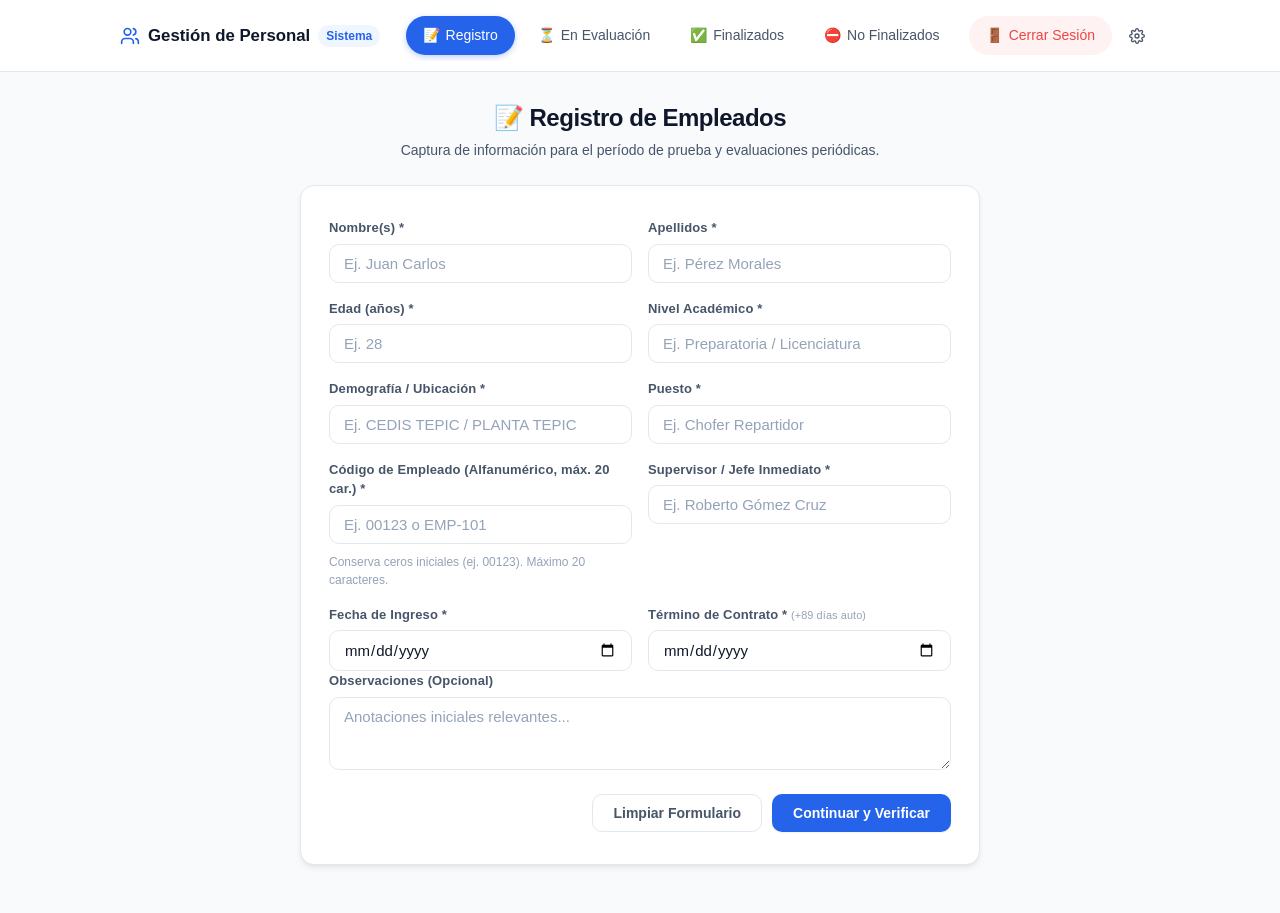
<file: public/html/index.html>
<!DOCTYPE html>
<html lang="es">
<head>
    <meta charset="UTF-8">
    <meta name="viewport" content="width=device-width, initial-scale=1.0">
    <link rel="stylesheet" href="/public/css/style.css">
    <title>Registro de Empleados - Sistema de Evaluación</title>
</head>
<body>
    <!-- Barra de navegación uniforme -->
    <header class="navbar">
        <div class="navbar-inner">
            <div class="navbar-brand">
                <svg width="20" height="20" viewBox="0 0 24 24" fill="none" stroke="currentColor" stroke-width="2" stroke-linecap="round" stroke-linejoin="round" style="color: var(--primary);">
                    <path d="M16 21v-2a4 4 0 0 0-4-4H6a4 4 0 0 0-4 4v2"></path>
                    <circle cx="9" cy="7" r="4"></circle>
                    <path d="M22 21v-2a4 4 0 0 0-3-3.87"></path>
                    <path d="M16 3.13a4 4 0 0 1 0 7.75"></path>
                </svg>
                <span>Gestión de Personal</span>
                <span class="navbar-brand-badge">Sistema</span>
            </div>
            <!-- Barra de navegación con enlaces pre-renderizados -->
            <nav id="links" class="links">
                <a class="nav-link active" href="/public/html/index.html">
                    <span>📝</span> Registro
                </a>
                <a class="nav-link" href="/public/html/en evaluacion.html">
                    <span>⏳</span> En Evaluación
                </a>
                <a class="nav-link" href="/public/html/Finalizados.html">
                    <span>✅</span> Finalizados
                </a>
                <a class="nav-link" href="/public/html/No Finalizados.html">
                    <span>⛔</span> No Finalizados
                </a>
                <a class="nav-link btn-logout" id="navBtnLogout" href="javascript:void(0)">
                    <span>🚪</span> Cerrar Sesión
                </a>
                <a class="nav-link nav-link-icon" id="navBtnConfig" href="/public/html/access_config.html" title="Configuraciones del Sistema" aria-label="Configuraciones del Sistema">
                    <svg width="20" height="20" viewBox="0 0 24 24" fill="none" stroke="currentColor" stroke-width="2" stroke-linecap="round" stroke-linejoin="round">
                        <circle cx="12" cy="12" r="3"></circle>
                        <path d="M19.4 15a1.65 1.65 0 0 0 .33 1.82l.06.06a2 2 0 0 1 0 2.83 2 2 0 0 1-2.83 0l-.06-.06a1.65 1.65 0 0 0-1.82-.33 1.65 1.65 0 0 0-1 1.51V21a2 2 0 0 1-2 2 2 2 0 0 1-2-2v-.09A1.65 1.65 0 0 0 9 19.4a1.65 1.65 0 0 0-1.82.33l-.06.06a2 2 0 0 1-2.83 0 2 2 0 0 1 0-2.83l.06-.06a1.65 1.65 0 0 0 .33-1.82 1.65 1.65 0 0 0-1.51-1H3a2 2 0 0 1-2-2 2 2 0 0 1 2-2h.09A1.65 1.65 0 0 0 4.6 9a1.65 1.65 0 0 0-.33-1.82l-.06-.06a2 2 0 0 1 0-2.83 2 2 0 0 1 2.83 0l.06.06a1.65 1.65 0 0 0 1.82.33H9a1.65 1.65 0 0 0 1-1.51V3a2 2 0 0 1 2-2 2 2 0 0 1 2 2v.09a1.65 1.65 0 0 0 1 1.51 1.65 1.65 0 0 0 1.82-.33l.06-.06a2 2 0 0 1 2.83 0 2 2 0 0 1 0 2.83l-.06.06a1.65 1.65 0 0 0-.33 1.82V9a1.65 1.65 0 0 0 1.51 1H21a2 2 0 0 1 2 2 2 2 0 0 1-2 2h-.09a1.65 1.65 0 0 0-1.51 1z"></path>
                    </svg>
                </a>
            </nav>
        </div>
    </header>

    <main class="page-container">
        <div class="page-header">
            <div>
                <h1 class="page-title">📝 Registro de Empleados</h1>
                <p class="page-subtitle">Captura de información para el período de prueba y evaluaciones periódicas.</p>
            </div>
        </div>

        <!-- Zona para mensajes de respuesta del servidor -->
        <div id="mensaje-estado" class="alert-box"></div>

        <div class="form-card">
            <form action="/backend/ingreso.php" method="POST" id="infopersona" novalidate>
                <div class="form-grid">
                    <div class="form-group">
                        <label for="nombre">Nombre(s) *</label>
                        <input type="text" id="nombre" name="nombre" placeholder="Ej. Juan Carlos" required>
                    </div>

                    <div class="form-group">
                        <label for="apellido">Apellidos *</label>
                        <input type="text" id="apellido" name="apellido" placeholder="Ej. Pérez Morales" required>
                    </div>

                    <div class="form-group">
                        <label for="edad">Edad (años) *</label>
                        <input type="number" id="edad" name="edad" min="15" max="99" placeholder="Ej. 28" required>
                    </div>

                    <div class="form-group">
                        <label for="nivelacademico">Nivel Académico *</label>
                        <input type="text" id="nivelacademico" name="nivelacademico" placeholder="Ej. Preparatoria / Licenciatura" required>
                    </div>

                    <div class="form-group">
                        <label for="demografia">Demografía / Ubicación *</label>
                        <input type="text" id="demografia" name="demografia" placeholder="Ej. CEDIS TEPIC / PLANTA TEPIC" required>
                    </div>

                    <div class="form-group">
                        <label for="puesto">Puesto *</label>
                        <input type="text" name="puesto" id="puesto" placeholder="Ej. Chofer Repartidor" required>
                    </div>

                    <div class="form-group">
                        <label for="Codigoempleado">Código de Empleado (Alfanumérico, máx. 20 car.) *</label>
                        <input type="text" name="Codigoempleado" id="Codigoempleado" maxlength="20" placeholder="Ej. 00123 o EMP-101" required>
                        <small style="color: var(--text-muted); font-size: 0.75rem; display: block; margin-top: 3px;">Conserva ceros iniciales (ej. 00123). Máximo 20 caracteres.</small>
                    </div>

                    <div class="form-group">
                        <label for="supervisor">Supervisor / Jefe Inmediato *</label>
                        <input type="text" id="supervisor" name="supervisor" placeholder="Ej. Roberto Gómez Cruz" required>
                    </div>

                    <div class="form-group">
                        <label for="fecha">Fecha de Ingreso *</label>
                        <input type="date" id="fecha" name="fecha" required>
                    </div>

                    <div class="form-group">
                        <label for="termino">Término de Contrato * <small style="color:var(--text-muted);">(+89 días auto)</small></label>
                        <input type="date" id="termino" name="termino" required>
                    </div>
                </div>

                <div class="form-group" style="margin-bottom: 24px;">
                    <label for="observaciones">Observaciones (Opcional)</label>
                    <textarea id="observaciones" name="observaciones" rows="3" placeholder="Anotaciones iniciales relevantes..."></textarea>
                </div>

                <div class="btn-container">
                    <button type="button" id="btnLimpiar" class="btn-secondary">Limpiar Formulario</button>
                    <button type="submit" id="dataverification" class="btn-primary">Continuar y Verificar</button>
                </div>
            </form>
        </div>
    </main>

    <!-- Modal para confirmación de datos antes de guardar (Estructura corregida fuera de form) -->
    <div id="modalDatos" class="modal-overlay">
        <div class="modal-content">
            <div class="modal-header">
                <h3>Confirmar Datos del Empleado</h3>
            </div>
            <p style="font-size: 13px; color: var(--text-muted); margin-bottom: 10px; text-align: center;">
                Verifica que la información capturada sea correcta antes de registrar en el sistema.
            </p>
            <div id="contenidoDatos" class="modal-body-text"></div>
            <div class="modal-actions">
                <button type="button" id="btnCancelar" class="btn-secondary">Modificar</button>
                <button type="button" id="btnConfirmar" class="btn-primary">Confirmar y Guardar</button>
            </div>
        </div>
    </div>

    <!-- Scripts centralizados -->
    <script src="/public/js/script.js"></script>
    <script>
    // Cálculo automático de término de contrato al seleccionar fecha de entrada (fecha + 89 días)
    document.getElementById('fecha').addEventListener('change', function() {
        if (!this.value) return;
        const d = new Date(this.value + 'T00:00:00Z');
        d.setUTCDate(d.getUTCDate() + 89);
        document.getElementById('termino').value = d.toISOString().slice(0, 10);
    });

    // Botón Continuar: valida campos obligatorios y muestra modal de confirmación
    document.getElementById('dataverification').addEventListener('click', function(event) {
        event.preventDefault(); 

        const nombre = document.getElementById('nombre').value.trim();
        const apellido = document.getElementById('apellido').value.trim();
        const edad = document.getElementById('edad').value.trim();
        const nivelacademico = document.getElementById('nivelacademico').value.trim();
        const demografia = document.getElementById('demografia').value.trim();
        const puesto = document.getElementById('puesto').value.trim();
        const codigoEmpleado = document.getElementById('Codigoempleado').value.trim();
        const supervisor = document.getElementById('supervisor').value.trim();
        const fecha = document.getElementById('fecha').value;
        const termino = document.getElementById('termino').value;
        const observaciones = document.getElementById('observaciones').value.trim();

        if (!nombre || !apellido || !edad || !supervisor || !fecha || !termino || !puesto || !nivelacademico || !demografia || !codigoEmpleado) {
            alert('Por favor completa todos los campos obligatorios marcados con (*).');
            return;
        }

        const mensaje = 
            `• Nombre: ${nombre} ${apellido}\n` +
            `• Código de Empleado: ${codigoEmpleado}\n` +
            `• Puesto: ${puesto}\n` +
            `• Edad: ${edad} años\n` +
            `• Demografía / Planta: ${demografia}\n` +
            `• Nivel Académico: ${nivelacademico}\n` +
            `• Supervisor Inmediato: ${supervisor}\n` +
            `• Fecha de Ingreso: ${fecha}\n` +
            `• Término de Contrato: ${termino}\n` +
            `• Observaciones: ${observaciones || 'Ninguna'}`;

        document.getElementById('contenidoDatos').textContent = mensaje;
        document.getElementById('modalDatos').style.display = 'flex';
    });

    // Botón Limpiar: vacía el formulario
    document.getElementById('btnLimpiar').addEventListener('click', function() {
        if (confirm('¿Deseas vaciar todos los campos del formulario?')) {
            document.getElementById('infopersona').reset();
        }
    });

    // Botón Cancelar modal: cierra sin guardar
    document.getElementById('btnCancelar').addEventListener('click', function() {
        document.getElementById('modalDatos').style.display = 'none';
    });

    // Botón Confirmar: envía petición AJAX a backend/ingreso.php
    document.getElementById('btnConfirmar').addEventListener('click', function() {
        const form = document.getElementById('infopersona');
        const formData = new FormData(form);
        const mensajeEstado = document.getElementById('mensaje-estado');

        this.disabled = true;
        this.textContent = 'Guardando...';

        fetch(form.action, {
            method: 'POST',
            body: formData
        })
        .then(response => {
            if (response.status === 401) {
                alert('Sesión no autorizada o expirada. Redirigiendo al inicio de sesión...');
                window.location.href = '/public/html/access.html';
                return null;
            }
            return response.json();
        })
        .then(data => {
            if (!data) return;
            document.getElementById('modalDatos').style.display = 'none';
            document.getElementById('btnConfirmar').disabled = false;
            document.getElementById('btnConfirmar').textContent = 'Confirmar y Guardar';

            mensajeEstado.style.display = 'block';
            if (data.exito) {
                mensajeEstado.className = 'alert-box success';
                mensajeEstado.textContent = '✓ ' + data.mensaje;
                form.reset();
                window.scrollTo({ top: 0, behavior: 'smooth' });
            } else {
                mensajeEstado.className = 'alert-box error';
                mensajeEstado.textContent = '✕ ' + data.mensaje;
            }
        })
        .catch(error => {
            document.getElementById('modalDatos').style.display = 'none';
            document.getElementById('btnConfirmar').disabled = false;
            document.getElementById('btnConfirmar').textContent = 'Confirmar y Guardar';

            mensajeEstado.style.display = 'block';
            mensajeEstado.className = 'alert-box error';
            mensajeEstado.textContent = '✕ Error de conexión con el servidor.';
            console.error('Error:', error);
        });
    });
    </script>
</body>
</html>
</file>
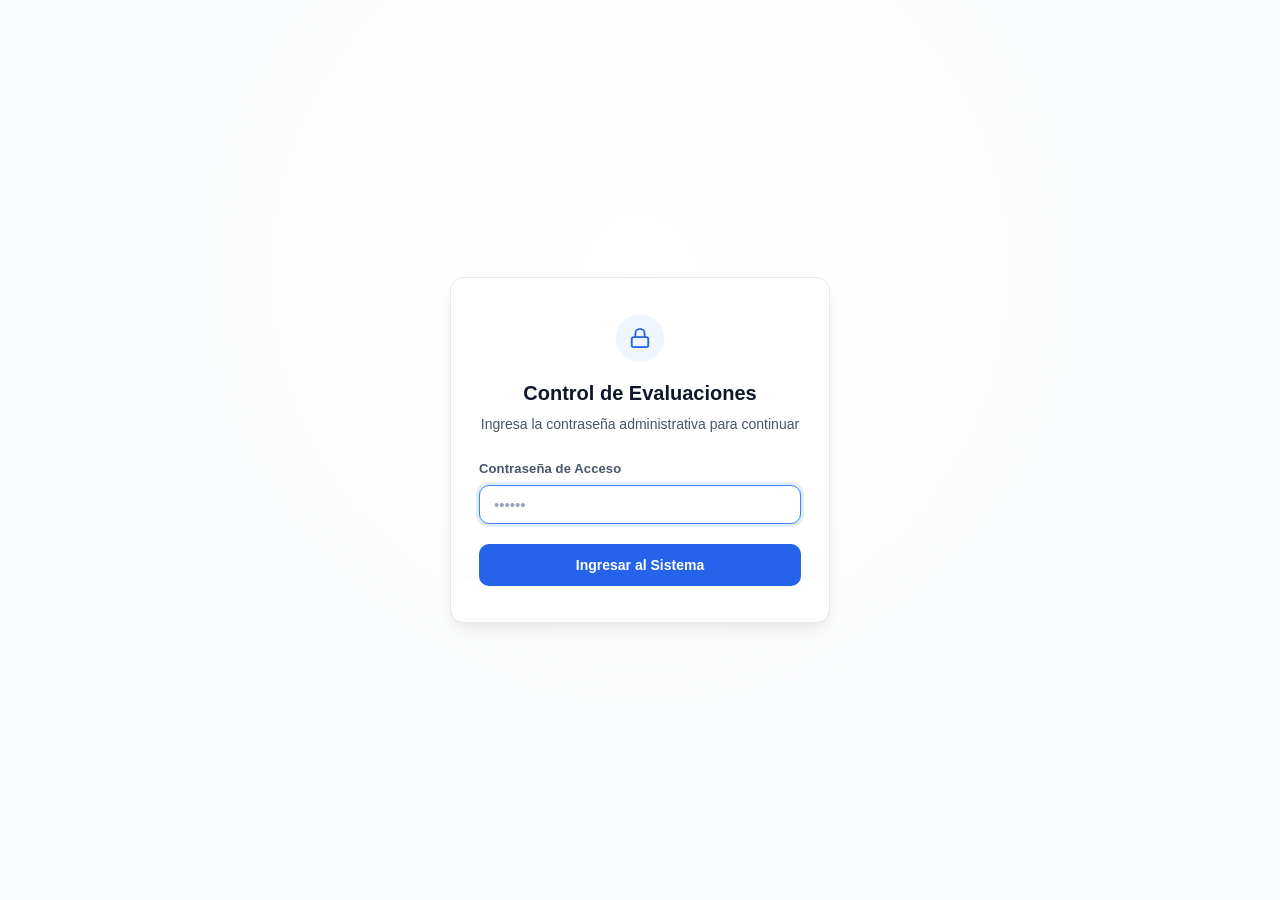
<file: public/html/access.html>
<!DOCTYPE html>
<html lang="es">
<head>
    <meta charset="UTF-8">
    <meta name="viewport" content="width=device-width, initial-scale=1.0">
    <link rel="stylesheet" href="/public/css/style.css">
    <title>Acceso al Sistema - Gestión de Empleados</title>
</head>
<body>
    <div class="auth-wrapper">
        <div class="auth-card">
            <div class="auth-icon">
                <svg width="22" height="22" viewBox="0 0 24 24" fill="none" stroke="currentColor" stroke-width="2" stroke-linecap="round" stroke-linejoin="round">
                    <rect x="3" y="11" width="18" height="11" rx="2" ry="2"></rect>
                    <path d="M7 11V7a5 5 0 0 1 10 0v4"></path>
                </svg>
            </div>
            <h1 class="auth-title">Control de Evaluaciones</h1>
            <p class="auth-subtitle">Ingresa la contraseña administrativa para continuar</p>

            <div id="mensajeAlerta" class="alert-box"></div>

            <form id="formAcceso" class="formAcceso" method="POST" action="/backend/login.php">
                <div class="form-group password-container" style="margin-bottom: 20px;">
                    <label for="Password">Contraseña de Acceso</label>
                    <input type="password" id="Password" name="Password" placeholder="••••••" autocomplete="current-password" required autofocus>
                </div>

                <button type="submit" class="btn-primary" style="width: 100%; padding: 12px;">
                    Ingresar al Sistema
                </button>
            </form>
        </div>
    </div>

    <script src="/public/js/access.js"></script>
</body>
</html>
</file>
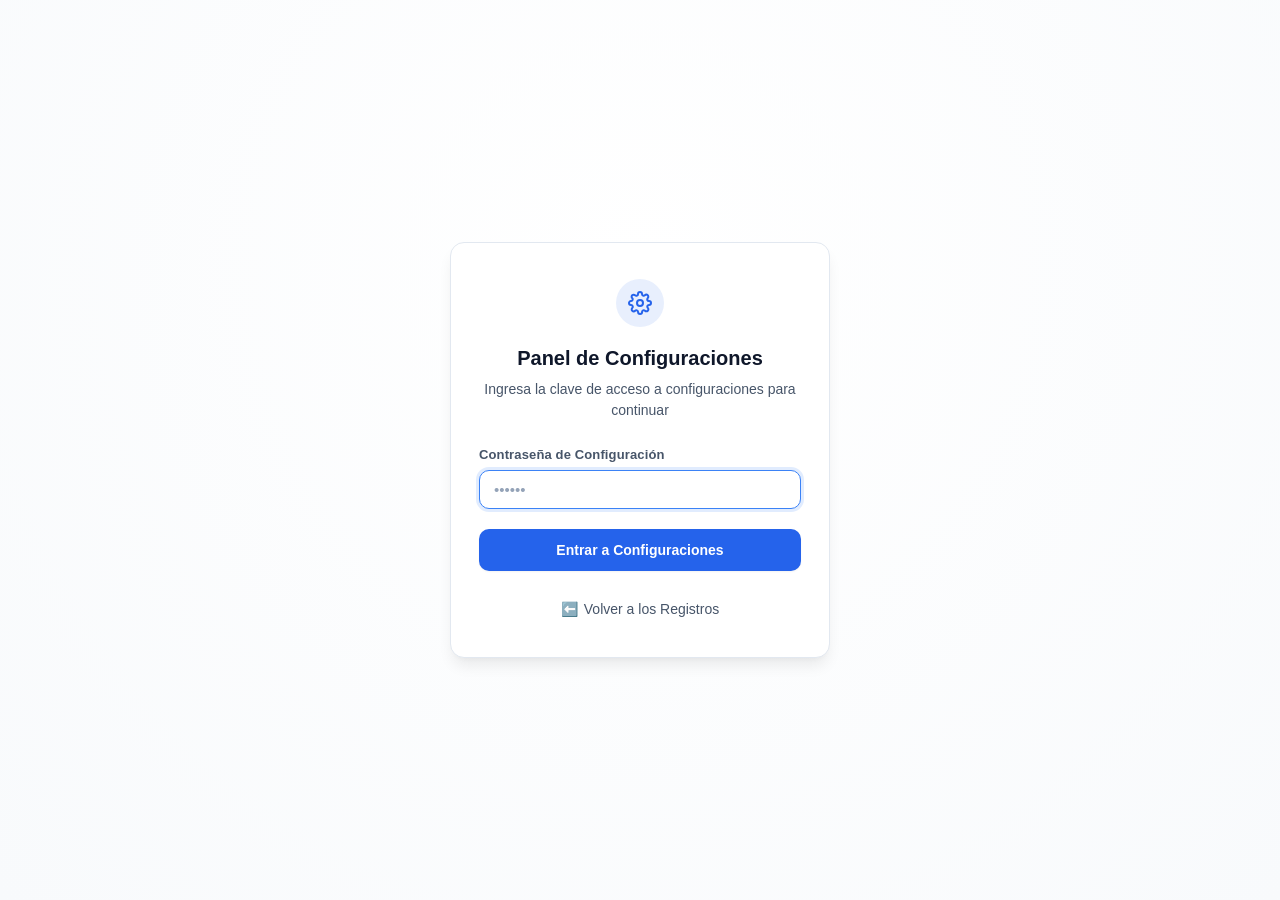
<file: public/html/access_config.html>
<!DOCTYPE html>
<html lang="es">
<head>
    <meta charset="UTF-8">
    <meta name="viewport" content="width=device-width, initial-scale=1.0">
    <link rel="stylesheet" href="/public/css/style.css">
    <title>Acceso a Configuraciones - Sistema de Gestión</title>
</head>
<body>
    <div class="auth-wrapper">
        <div class="auth-card">
            <div class="auth-icon" style="background: rgba(37, 99, 235, 0.1); color: var(--primary);">
                <svg width="24" height="24" viewBox="0 0 24 24" fill="none" stroke="currentColor" stroke-width="2" stroke-linecap="round" stroke-linejoin="round">
                    <circle cx="12" cy="12" r="3"></circle>
                    <path d="M19.4 15a1.65 1.65 0 0 0 .33 1.82l.06.06a2 2 0 0 1 0 2.83 2 2 0 0 1-2.83 0l-.06-.06a1.65 1.65 0 0 0-1.82-.33 1.65 1.65 0 0 0-1 1.51V21a2 2 0 0 1-2 2 2 2 0 0 1-2-2v-.09A1.65 1.65 0 0 0 9 19.4a1.65 1.65 0 0 0-1.82.33l-.06.06a2 2 0 0 1-2.83 0 2 2 0 0 1 0-2.83l.06-.06a1.65 1.65 0 0 0 .33-1.82 1.65 1.65 0 0 0-1.51-1H3a2 2 0 0 1-2-2 2 2 0 0 1 2-2h.09A1.65 1.65 0 0 0 4.6 9a1.65 1.65 0 0 0-.33-1.82l-.06-.06a2 2 0 0 1 0-2.83 2 2 0 0 1 2.83 0l.06.06a1.65 1.65 0 0 0 1.82.33H9a1.65 1.65 0 0 0 1-1.51V3a2 2 0 0 1 2-2 2 2 0 0 1 2 2v.09a1.65 1.65 0 0 0 1 1.51 1.65 1.65 0 0 0 1.82-.33l.06-.06a2 2 0 0 1 2.83 0 2 2 0 0 1 0 2.83l-.06.06a1.65 1.65 0 0 0-.33 1.82V9a1.65 1.65 0 0 0 1.51 1H21a2 2 0 0 1 2 2 2 2 0 0 1-2 2h-.09a1.65 1.65 0 0 0-1.51 1z"></path>
                </svg>
            </div>
            <h1 class="auth-title">Panel de Configuraciones</h1>
            <p class="auth-subtitle">Ingresa la clave de acceso a configuraciones para continuar</p>

            <div id="mensajeAlerta" class="alert-box" style="display: none;"></div>

            <form id="formAccesoConfig" class="formAcceso" method="POST" action="/backend/login_config.php">
                <div class="form-group password-container" style="margin-bottom: 20px;">
                    <label for="Password">Contraseña de Configuración</label>
                    <input type="password" id="Password" name="Password" placeholder="••••••" autocomplete="current-password" required autofocus>
                </div>

                <button type="submit" class="btn-primary" style="width: 100%; padding: 12px; margin-bottom: 12px;">
                    Entrar a Configuraciones
                </button>

                <div style="text-align: center; margin-top: 14px;">
                    <a href="/public/html/index.html" style="color: var(--text-secondary); font-size: 0.875rem; text-decoration: none; display: inline-flex; align-items: center; gap: 6px; font-weight: 500;">
                        <span>⬅️</span> Volver a los Registros
                    </a>
                </div>
            </form>
        </div>
    </div>

    <script src="/public/js/access_config.js"></script>
</body>
</html>
</file>
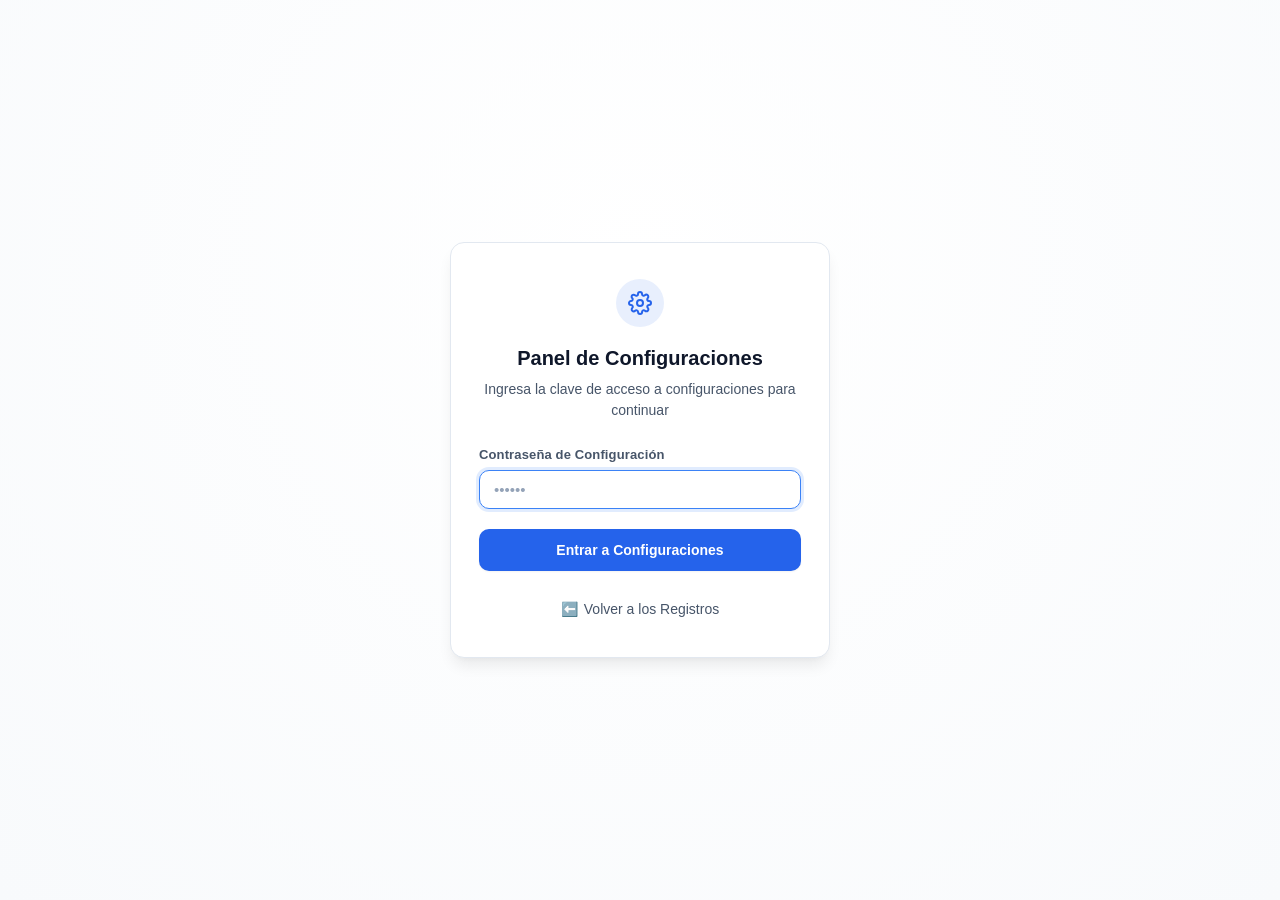
<file: public/html/configuracion.html>
<!DOCTYPE html>
<html lang="es">
<head>
    <meta charset="UTF-8">
    <meta http-equiv="refresh" content="0; url=/public/html/access_config.html">
    <title>Redireccionando a Acceso de Configuraciones...</title>
</head>
<body>
    <script>
        window.location.replace('/public/html/access_config.html');
    </script>
    <p>Redireccionando a <a href="/public/html/access_config.html">Acceso a Configuraciones</a>...</p>
</body>
</html>
</file>
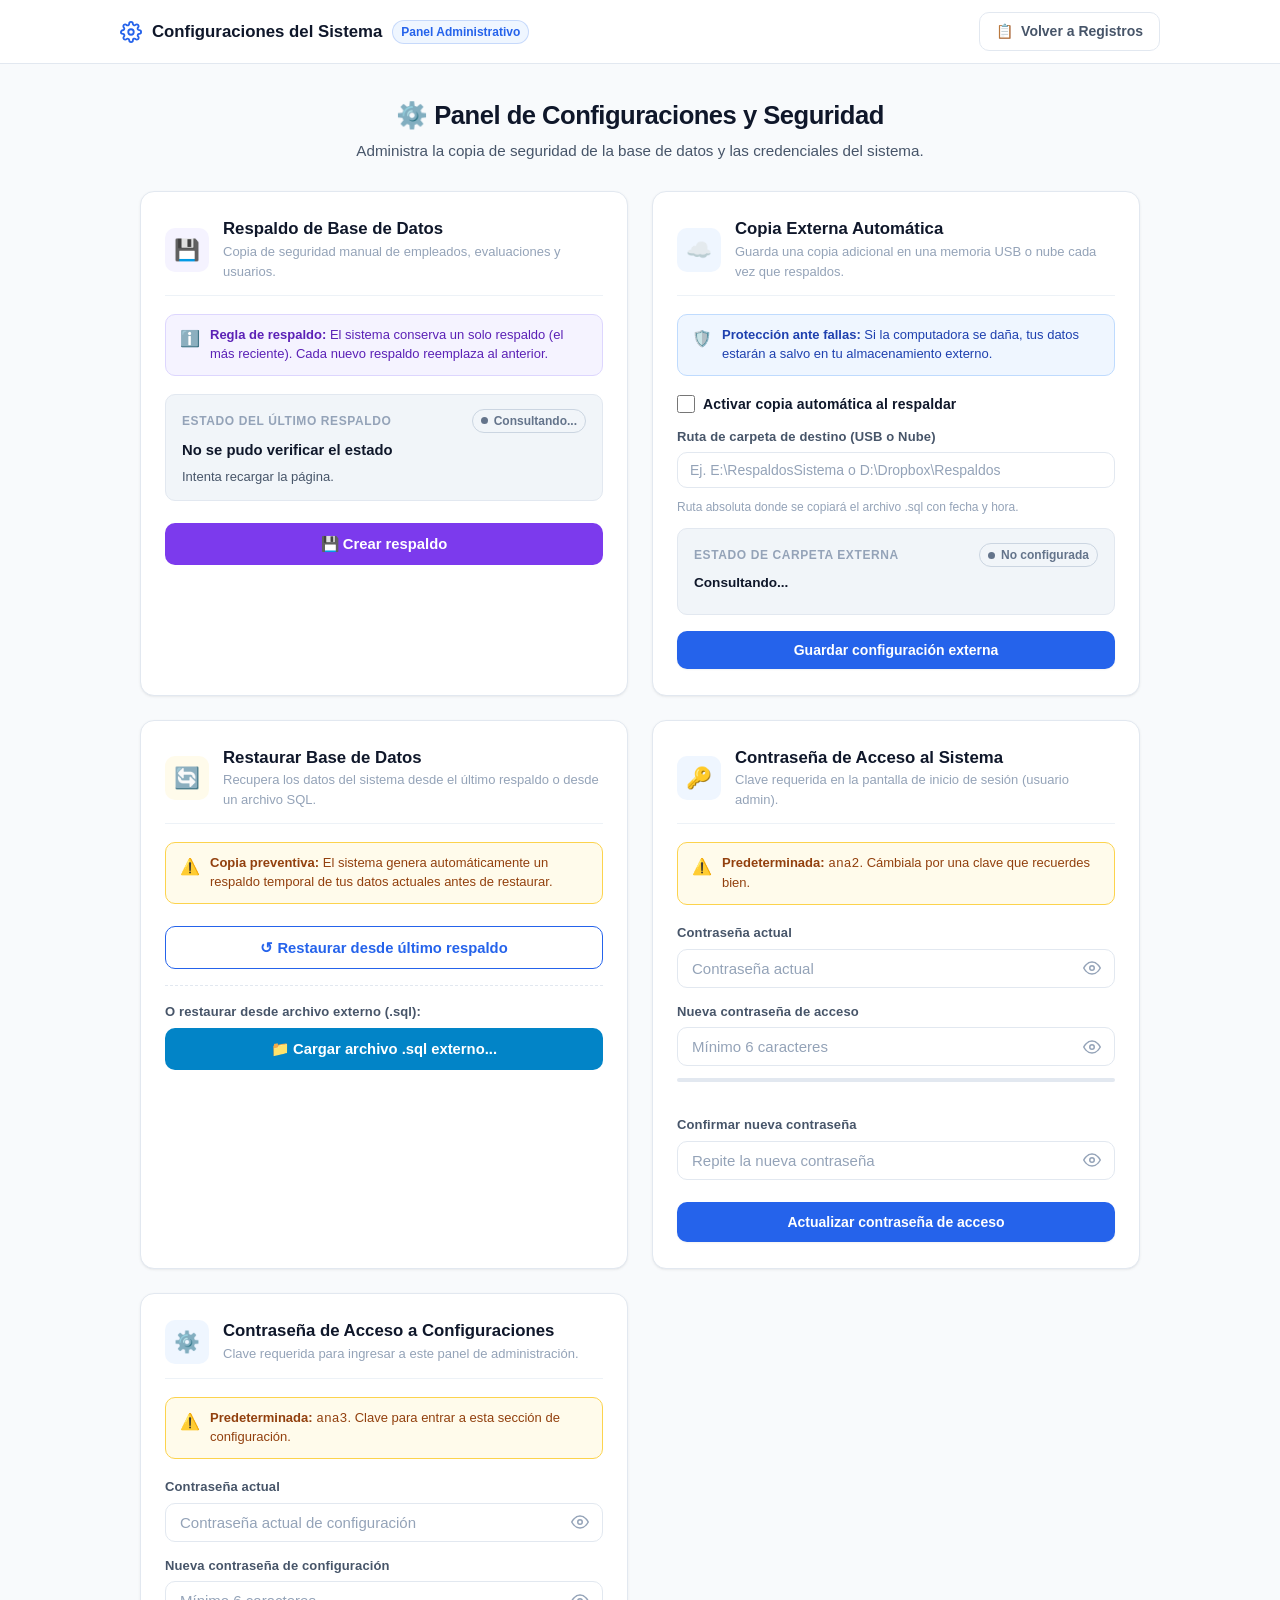
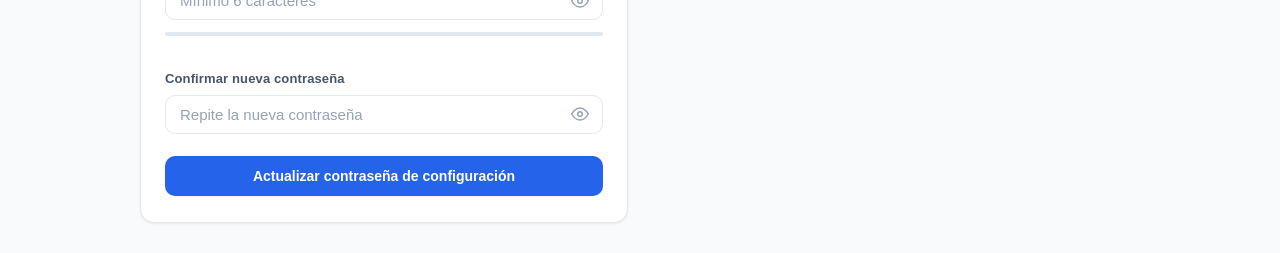
<file: public/html/configuraciones.html>
<!DOCTYPE html>
<html lang="es">
<head>
    <meta charset="UTF-8">
    <meta name="viewport" content="width=device-width, initial-scale=1.0">
    <meta name="description" content="Panel de configuraciones del sistema — cambio de contraseñas y respaldo manual de la base de datos.">
    <link rel="stylesheet" href="/public/css/style.css">
    <title>Configuraciones — Gestión de Personal</title>
    <style>
        /* ── Variables de color y temas específicos ───────────────── */
        :root {
            --warning:        #f59e0b;
            --warning-bg:     #fffbeb;
            --warning-border: #fcd34d;
            --danger:         #dc2626;
            --danger-bg:      #fef2f2;
            --danger-border:  #fca5a5;
            --purple:         #7c3aed;
            --purple-light:   #f5f3ff;
            --purple-border:  #ddd6fe;
        }

        /* ── Cabecera dedicada (sin el menú de páginas del sistema) ── */
        .config-navbar {
            position: sticky;
            top: 0;
            z-index: 100;
            background-color: rgba(255, 255, 255, 0.92);
            backdrop-filter: blur(12px);
            -webkit-backdrop-filter: blur(12px);
            border-bottom: 1px solid var(--border-color);
            padding: 12px 24px;
        }

        .config-navbar-inner {
            max-width: 1040px;
            margin: 0 auto;
            display: flex;
            align-items: center;
            justify-content: space-between;
            gap: 16px;
        }

        .config-navbar-brand {
            display: flex;
            align-items: center;
            gap: 10px;
            font-weight: 700;
            font-size: 1.05rem;
            color: var(--text-primary);
        }

        .config-badge {
            background: var(--primary-light);
            color: var(--primary);
            font-size: 0.75rem;
            font-weight: 600;
            padding: 2px 8px;
            border-radius: var(--radius-full);
            border: 1px solid rgba(37, 99, 235, 0.2);
        }

        .btn-access-nav {
            display: inline-flex;
            align-items: center;
            gap: 8px;
            padding: 8px 16px;
            background: var(--bg-surface);
            border: 1px solid var(--border-color);
            border-radius: var(--radius-md);
            font-size: 0.875rem;
            font-weight: 600;
            color: var(--text-secondary);
            cursor: pointer;
            text-decoration: none;
            transition: all 0.2s ease;
        }

        .btn-access-nav:hover {
            background: var(--bg-surface-subtle);
            color: var(--text-primary);
            border-color: #cbd5e1;
            transform: translateY(-1px);
        }

        /* ── Layout Grid ───────────────────────────────────────────── */
        .config-grid {
            display: grid;
            grid-template-columns: repeat(auto-fit, minmax(320px, 1fr));
            gap: 24px;
            max-width: 1040px;
            margin: 0 auto;
        }

        /* ── Tarjetas ──────────────────────────────────────────────── */
        .config-card {
            background: var(--bg-surface);
            border: 1px solid var(--border-color);
            border-radius: var(--radius-lg);
            box-shadow: var(--shadow-sm);
            padding: 26px 24px;
            display: flex;
            flex-direction: column;
            gap: 18px;
            transition: box-shadow 0.2s ease, transform 0.2s ease;
        }

        .config-card:hover {
            box-shadow: var(--shadow-md);
            transform: translateY(-2px);
        }

        .config-card-header {
            display: flex;
            align-items: center;
            gap: 14px;
            padding-bottom: 14px;
            border-bottom: 1px solid var(--border-subtle);
        }

        .config-card-icon {
            width: 44px;
            height: 44px;
            border-radius: var(--radius-md);
            display: flex;
            align-items: center;
            justify-content: center;
            flex-shrink: 0;
            font-size: 1.3rem;
        }

        .config-card-icon.blue   { background: var(--primary-light); }
        .config-card-icon.amber  { background: var(--warning-bg); }
        .config-card-icon.purple { background: var(--purple-light); }

        .config-card-title {
            font-size: 1.05rem;
            font-weight: 700;
            color: var(--text-primary);
            line-height: 1.3;
        }

        .config-card-desc {
            font-size: 0.8125rem;
            color: var(--text-muted);
            margin-top: 2px;
        }

        /* ── Aviso informativo ─────────────────────────────────────── */
        .info-notice {
            display: flex;
            align-items: flex-start;
            gap: 10px;
            border-radius: var(--radius-md);
            padding: 11px 14px;
            font-size: 0.8125rem;
            line-height: 1.45;
        }

        .info-notice.warning {
            background: var(--warning-bg);
            border: 1px solid var(--warning-border);
            color: #92400e;
        }

        .info-notice.purple {
            background: var(--purple-light);
            border: 1px solid var(--purple-border);
            color: #5b21b6;
        }

        .info-notice-icon {
            font-size: 1rem;
            flex-shrink: 0;
            margin-top: 1px;
        }

        /* ── Caja de Estado del Respaldo ───────────────────────────── */
        .status-box {
            background: var(--bg-surface-subtle);
            border: 1px solid var(--border-color);
            border-radius: var(--radius-md);
            padding: 14px 16px;
            display: flex;
            flex-direction: column;
            gap: 6px;
        }

        .status-box-header {
            display: flex;
            align-items: center;
            justify-content: space-between;
        }

        .status-box-title {
            font-size: 0.75rem;
            text-transform: uppercase;
            letter-spacing: 0.05em;
            font-weight: 700;
            color: var(--text-muted);
        }

        .status-badge {
            display: inline-flex;
            align-items: center;
            gap: 6px;
            font-size: 0.75rem;
            font-weight: 600;
            padding: 2px 8px;
            border-radius: var(--radius-full);
        }

        .status-badge.available {
            background: var(--success-bg);
            color: #065f46;
            border: 1px solid #a7f3d0;
        }

        .status-badge.empty {
            background: #f1f5f9;
            color: #64748b;
            border: 1px solid #cbd5e1;
        }

        .status-badge-dot {
            width: 7px;
            height: 7px;
            border-radius: 50%;
            background: currentColor;
        }

        .status-box-content {
            font-size: 0.925rem;
            font-weight: 600;
            color: var(--text-primary);
        }

        .status-box-sub {
            font-size: 0.8125rem;
            color: var(--text-secondary);
        }

        /* ── Botonera de Respaldo ──────────────────────────────────── */
        .backup-actions {
            display: flex;
            flex-direction: column;
            gap: 10px;
            margin-top: 4px;
        }

        .btn-backup {
            display: inline-flex;
            align-items: center;
            justify-content: center;
            gap: 8px;
            width: 100%;
            padding: 12px;
            border-radius: var(--radius-md);
            font-size: 0.925rem;
            font-weight: 600;
            cursor: pointer;
            transition: all 0.2s ease;
            text-decoration: none;
            border: none;
        }

        .btn-backup.primary {
            background: var(--purple);
            color: #ffffff;
        }

        .btn-backup.primary:hover:not(:disabled) {
            background: #6d28d9;
            box-shadow: 0 4px 12px rgba(124, 58, 237, 0.25);
            transform: translateY(-1px);
        }

        .btn-backup.secondary {
            background: var(--bg-surface);
            color: var(--primary);
            border: 1.5px solid var(--primary);
        }

        .btn-backup.secondary:hover:not(:disabled) {
            background: var(--primary-light);
            transform: translateY(-1px);
        }

        .btn-backup:disabled {
            opacity: 0.55;
            cursor: not-allowed;
            transform: none !important;
            box-shadow: none !important;
        }

        /* ── Campos de contraseña y fortaleza ──────────────────────── */
        .password-wrap {
            position: relative;
            display: flex;
            align-items: center;
        }

        .password-wrap input {
            width: 100%;
            padding-right: 44px;
        }

        .btn-toggle-pass {
            position: absolute;
            right: 8px;
            background: none;
            border: none;
            padding: 6px;
            cursor: pointer;
            color: var(--text-muted);
            border-radius: var(--radius-sm);
            display: flex;
            align-items: center;
            justify-content: center;
            transition: color 0.15s ease;
        }

        .btn-toggle-pass:hover {
            color: var(--text-primary);
        }

        .strength-bar-wrap {
            height: 4px;
            background: var(--border-color);
            border-radius: 2px;
            margin-top: 6px;
            overflow: hidden;
        }

        .strength-bar-fill {
            height: 100%;
            width: 0%;
            border-radius: 2px;
            transition: width 0.25s ease, background-color 0.25s ease;
        }

        .strength-label {
            font-size: 0.75rem;
            font-weight: 500;
            margin-top: 3px;
            min-height: 16px;
        }

        /* ── Spinner y Alertas ─────────────────────────────────────── */
        .btn-with-spinner {
            display: inline-flex;
            align-items: center;
            justify-content: center;
            gap: 8px;
        }

        .spinner {
            display: none;
            width: 16px;
            height: 16px;
            border: 2px solid rgba(255,255,255,0.4);
            border-top-color: #fff;
            border-radius: 50%;
            animation: spin 0.7s linear infinite;
        }

        .loading .spinner { display: block; }
        .loading .btn-label { opacity: 0.75; }

        @keyframes spin {
            to { transform: rotate(360deg); }
        }

        .result-alert {
            padding: 10px 14px;
            border-radius: var(--radius-md);
            font-size: 0.8125rem;
            line-height: 1.4;
            display: flex;
            align-items: center;
            gap: 8px;
            animation: fadeIn 0.2s ease;
        }

        .result-alert.success {
            background: var(--success-bg);
            border: 1px solid #a7f3d0;
            color: #065f46;
        }

        .result-alert.error {
            background: var(--danger-bg);
            border: 1px solid var(--danger-border);
            color: #991b1b;
        }

        .result-alert.hidden { display: none; }

        @keyframes fadeIn {
            from { opacity: 0; transform: translateY(-4px); }
            to   { opacity: 1; transform: translateY(0); }
        }

        /* ── Modal de Confirmación para Respaldo ───────────────────── */
        .modal-overlay {
            position: fixed;
            inset: 0;
            background: rgba(15, 23, 42, 0.6);
            backdrop-filter: blur(4px);
            -webkit-backdrop-filter: blur(4px);
            z-index: 1000;
            display: flex;
            align-items: center;
            justify-content: center;
            padding: 16px;
            opacity: 0;
            visibility: hidden;
            transition: all 0.2s ease;
        }

        .modal-overlay.active {
            opacity: 1;
            visibility: visible;
        }

        .modal-box {
            background: var(--bg-surface);
            border-radius: var(--radius-lg);
            border: 1px solid var(--border-color);
            box-shadow: var(--shadow-lg);
            max-width: 440px;
            width: 100%;
            padding: 24px;
            transform: scale(0.95);
            transition: transform 0.2s ease;
        }

        .modal-overlay.active .modal-box {
            transform: scale(1);
        }

        .modal-header {
            display: flex;
            align-items: center;
            gap: 12px;
            margin-bottom: 12px;
        }

        .modal-icon {
            width: 38px;
            height: 38px;
            border-radius: 50%;
            background: var(--warning-bg);
            color: var(--warning);
            display: flex;
            align-items: center;
            justify-content: center;
            font-size: 1.2rem;
            flex-shrink: 0;
        }

        .modal-title {
            font-size: 1.1rem;
            font-weight: 700;
            color: var(--text-primary);
        }

        .modal-body {
            font-size: 0.9rem;
            color: var(--text-secondary);
            line-height: 1.5;
            margin-bottom: 20px;
        }

        .modal-actions {
            display: flex;
            justify-content: flex-end;
            gap: 10px;
        }

        .btn-modal-cancel {
            padding: 9px 16px;
            border-radius: var(--radius-md);
            border: 1px solid var(--border-color);
            background: var(--bg-surface);
            color: var(--text-secondary);
            font-weight: 600;
            font-size: 0.875rem;
            cursor: pointer;
            transition: background 0.15s ease;
        }

        .btn-modal-cancel:hover {
            background: var(--bg-surface-subtle);
        }

        .btn-modal-confirm {
            padding: 9px 18px;
            border-radius: var(--radius-md);
            border: none;
            background: var(--purple);
            color: #ffffff;
            font-weight: 600;
            font-size: 0.875rem;
            cursor: pointer;
            transition: background 0.15s ease;
        }

        .btn-modal-confirm:hover {
            background: #6d28d9;
        }

        @media (max-width: 640px) {
            .config-grid {
                grid-template-columns: 1fr;
            }
        }
    </style>
</head>
<body>

<!-- ═══════════════════════ HEADER MINIMALISTA ═════════════════════════════
     Acceso directo hacia los registros del sistema ── -->
<header class="config-navbar">
    <div class="config-navbar-inner">
        <div class="config-navbar-brand">
            <svg width="22" height="22" viewBox="0 0 24 24" fill="none" stroke="currentColor"
                 stroke-width="2" stroke-linecap="round" stroke-linejoin="round"
                 style="color: var(--primary);">
                <circle cx="12" cy="12" r="3"></circle>
                <path d="M19.4 15a1.65 1.65 0 0 0 .33 1.82l.06.06a2 2 0 0 1 0 2.83 2 2 0 0 1-2.83 0l-.06-.06a1.65 1.65 0 0 0-1.82-.33 1.65 1.65 0 0 0-1 1.51V21a2 2 0 0 1-2 2 2 2 0 0 1-2-2v-.09A1.65 1.65 0 0 0 9 19.4a1.65 1.65 0 0 0-1.82.33l-.06.06a2 2 0 0 1-2.83 0 2 2 0 0 1 0-2.83l.06-.06a1.65 1.65 0 0 0 .33-1.82 1.65 1.65 0 0 0-1.51-1H3a2 2 0 0 1-2-2 2 2 0 0 1 2-2h.09A1.65 1.65 0 0 0 4.6 9a1.65 1.65 0 0 0-.33-1.82l-.06-.06a2 2 0 0 1 0-2.83 2 2 0 0 1 2.83 0l.06.06a1.65 1.65 0 0 0 1.82.33H9a1.65 1.65 0 0 0 1-1.51V3a2 2 0 0 1 2-2 2 2 0 0 1 2 2v.09a1.65 1.65 0 0 0 1 1.51 1.65 1.65 0 0 0 1.82-.33l.06-.06a2 2 0 0 1 2.83 0 2 2 0 0 1 0 2.83l-.06.06a1.65 1.65 0 0 0-.33 1.82V9a1.65 1.65 0 0 0 1.51 1H21a2 2 0 0 1 2 2 2 2 0 0 1-2 2h-.09a1.65 1.65 0 0 0-1.51 1z"></path>
            </svg>
            <span>Configuraciones del Sistema</span>
            <span class="config-badge">Panel Administrativo</span>
        </div>

        <div>
            <a href="/public/html/index.html" class="btn-access-nav" title="Volver a los Registros de Empleados">
                <span>📋</span>
                <span>Volver a Registros</span>
            </a>
        </div>
    </div>
</header>

<!-- ═══════════════════════ CONTENIDO PRINCIPAL ════════════════════════════ -->
<main class="page-container" style="max-width: 1040px; margin: 32px auto; padding: 0 20px;">
    <div class="page-header" style="margin-bottom: 28px;">
        <h1 class="page-title" style="font-size: 1.6rem; font-weight: 800; color: var(--text-primary); margin-bottom: 6px;">
            ⚙️ Panel de Configuraciones y Seguridad
        </h1>
        <p class="page-subtitle" style="font-size: 0.95rem; color: var(--text-secondary);">
            Administra la copia de seguridad de la base de datos y las credenciales del sistema.
        </p>
    </div>

    <!-- ── BANNER DE ALERTA DE SEGURIDAD POR CLAVES DE FÁBRICA ──────── -->
    <div id="banner-alerta-claves" class="info-notice warning" style="display: none; margin-bottom: 24px; padding: 14px 18px; border-left: 4px solid var(--warning); border-radius: var(--radius-md);">
        <span class="info-notice-icon" style="font-size: 1.3rem;">⚠️</span>
        <div style="flex: 1;">
            <strong style="color: #92400e; font-size: 0.95rem;">Advertencia de Seguridad: Claves de Fábrica Activas</strong>
            <p id="txtAlertaClaves" style="margin: 4px 0 0 0; color: #78350f; font-size: 0.85rem;">
                El sistema tiene configuradas contraseñas predeterminadas de fábrica. Modifícalas de inmediato para evitar accesos no autorizados.
            </p>
        </div>
    </div>

    <div class="config-grid">

        <!-- ── TARJETA 1: RESPALDO MANUAL DE BASE DE DATOS ─────────────── -->
        <div class="config-card" id="card-respaldo">
            <div class="config-card-header">
                <div class="config-card-icon purple">💾</div>
                <div>
                    <div class="config-card-title">Respaldo de Base de Datos</div>
                    <div class="config-card-desc">Copia de seguridad manual de empleados, evaluaciones y usuarios.</div>
                </div>
            </div>

            <div class="info-notice purple">
                <span class="info-notice-icon">ℹ️</span>
                <div>
                    <strong>Regla de respaldo:</strong> El sistema conserva un solo respaldo (el más reciente). Cada nuevo respaldo reemplaza al anterior.
                </div>
            </div>

            <!-- Caja de Estado del Último Respaldo -->
            <div class="status-box" id="statusBoxRespaldo">
                <div class="status-box-header">
                    <span class="status-box-title">Estado del último respaldo</span>
                    <span class="status-badge empty" id="badgeRespaldo">
                        <span class="status-badge-dot"></span>
                        <span id="badgeTexto">Consultando...</span>
                    </span>
                </div>
                <div class="status-box-content" id="txtRespaldoInfo">
                    Cargando información...
                </div>
                <div class="status-box-sub" id="txtRespaldoSub">
                    Comprobando archivo en el servidor...
                </div>
            </div>

            <div id="msg-respaldo" class="result-alert hidden"></div>

            <!-- Botones de Acción de Respaldo -->
            <div class="backup-actions">
                <button type="button" id="btnCrearRespaldo" class="btn-backup primary btn-with-spinner">
                    <div class="spinner"></div>
                    <span class="btn-label">💾 Crear respaldo</span>
                </button>

                <a id="btnDescargarRespaldo" href="/backend/descargar_respaldo.php" class="btn-backup secondary" style="display: none;">
                    <span>⬇️ Descargar respaldo</span>
                </a>
            </div>
        </div>

        <!-- ── TARJETA: COPIA AUTOMÁTICA EXTERNA (USB O NUBE) ─────────── -->
        <div class="config-card" id="card-copia-externa">
            <div class="config-card-header">
                <div class="config-card-icon blue">☁️</div>
                <div>
                    <div class="config-card-title">Copia Externa Automática</div>
                    <div class="config-card-desc">Guarda una copia adicional en una memoria USB o nube cada vez que respaldos.</div>
                </div>
            </div>

            <div class="info-notice blue" style="background: var(--primary-light); border: 1px solid #bfdbfe; color: #1e40af;">
                <span class="info-notice-icon">🛡️</span>
                <div>
                    <strong>Protección ante fallas:</strong> Si la computadora se daña, tus datos estarán a salvo en tu almacenamiento externo.
                </div>
            </div>

            <form id="form-copia-externa" autocomplete="off" novalidate>
                <div class="form-group" style="margin-bottom: 12px;">
                    <label style="display: flex; align-items: center; gap: 8px; cursor: pointer; font-weight: 600; color: var(--text-primary); font-size: 0.875rem;">
                        <input type="checkbox" id="chkCopiaExterna" name="habilitada" value="1" style="width: 18px; height: 18px; cursor: pointer;">
                        <span>Activar copia automática al respaldar</span>
                    </label>
                </div>

                <div class="form-group" style="margin-bottom: 12px;">
                    <label class="form-label" for="txtRutaExterna">Ruta de carpeta de destino (USB o Nube)</label>
                    <input type="text" id="txtRutaExterna" name="ruta_destino"
                           placeholder="Ej. E:\RespaldosSistema o D:\Dropbox\Respaldos"
                           style="width: 100%; padding: 9px 12px; font-size: 0.875rem;" required>
                    <small style="color: var(--text-muted); font-size: 0.75rem; display: block; margin-top: 4px;">
                        Ruta absoluta donde se copiará el archivo .sql con fecha y hora.
                    </small>
                </div>

                <div class="status-box" id="boxCopiaExterna" style="margin-bottom: 12px;">
                    <div class="status-box-header">
                        <span class="status-box-title">Estado de carpeta externa</span>
                        <span class="status-badge empty" id="badgeCopiaExterna">
                            <span class="status-badge-dot"></span>
                            <span id="txtBadgeCopia">No configurada</span>
                        </span>
                    </div>
                    <div id="txtCopiaExternaInfo" class="status-box-content" style="font-size: 0.85rem;">
                        Consultando...
                    </div>
                    <div id="txtCopiaExternaSub" class="status-box-sub"></div>
                </div>

                <div id="msg-copia-externa" class="result-alert hidden"></div>

                <button type="submit" id="btnGuardarCopiaExterna" class="btn-primary btn-with-spinner" style="width: 100%; padding: 10px; margin-top: 4px;">
                    <div class="spinner"></div>
                    <span class="btn-label">Guardar configuración externa</span>
                </button>
            </form>
        </div>

        <!-- ── TARJETA: RESTAURACIÓN DE BASE DE DATOS ──────────────────── -->
        <div class="config-card" id="card-restaurar">
            <div class="config-card-header">
                <div class="config-card-icon amber">🔄</div>
                <div>
                    <div class="config-card-title">Restaurar Base de Datos</div>
                    <div class="config-card-desc">Recupera los datos del sistema desde el último respaldo o desde un archivo SQL.</div>
                </div>
            </div>

            <div class="info-notice warning">
                <span class="info-notice-icon">⚠️</span>
                <div>
                    <strong>Copia preventiva:</strong> El sistema genera automáticamente un respaldo temporal de tus datos actuales antes de restaurar.
                </div>
            </div>

            <div class="backup-actions" style="gap: 12px;">
                <button type="button" id="btnRestaurarUltimo" class="btn-backup secondary btn-with-spinner" style="width: 100%; justify-content: center;">
                    <div class="spinner"></div>
                    <span class="btn-label">↺ Restaurar desde último respaldo</span>
                </button>

                <div style="border-top: 1px dashed var(--border-color); margin: 4px 0;"></div>

                <div>
                    <label class="form-label" style="margin-bottom: 6px; display: block;">O restaurar desde archivo externo (.sql):</label>
                    <input type="file" id="inputArchivoSql" accept=".sql" style="display: none;">
                    <button type="button" id="btnSeleccionarArchivoSql" class="btn-backup primary" style="width: 100%; justify-content: center; background: #0284c7;">
                        <span>📁 Cargar archivo .sql externo...</span>
                    </button>
                    <div id="txtArchivoSeleccionado" style="font-size: 0.75rem; color: var(--text-muted); margin-top: 5px; word-break: break-all;"></div>
                </div>
            </div>

            <div id="msg-restaurar" class="result-alert hidden"></div>
        </div>

        <!-- ── TARJETA 2: CONTRASEÑA DE ACCESO AL REGISTRO ──────────────── -->
        <div class="config-card" id="card-acceso">
            <div class="config-card-header">
                <div class="config-card-icon blue">🔑</div>
                <div>
                    <div class="config-card-title">Contraseña de Acceso al Sistema</div>
                    <div class="config-card-desc">Clave requerida en la pantalla de inicio de sesión (usuario admin).</div>
                </div>
            </div>

            <div class="info-notice warning">
                <span class="info-notice-icon">⚠️</span>
                <div>
                    <strong>Predeterminada:</strong> <code>ana2</code>. Cámbiala por una clave que recuerdes bien.
                </div>
            </div>

            <form id="form-acceso" autocomplete="off" novalidate>
                <input type="hidden" name="tipo" value="acceso">

                <div class="form-group" style="margin-bottom:14px;">
                    <label class="form-label" for="acc-actual">Contraseña actual</label>
                    <div class="password-wrap">
                        <input type="password" id="acc-actual" name="pass_actual"
                               placeholder="Contraseña actual" autocomplete="current-password" required>
                        <button type="button" class="btn-toggle-pass" aria-label="Mostrar/ocultar" onclick="togglePass('acc-actual', this)">
                            <svg width="18" height="18" viewBox="0 0 24 24" fill="none" stroke="currentColor" stroke-width="2" stroke-linecap="round" stroke-linejoin="round">
                                <path d="M1 12s4-8 11-8 11 8 11 8-4 8-11 8-11-8-11-8z"></path>
                                <circle cx="12" cy="12" r="3"></circle>
                            </svg>
                        </button>
                    </div>
                </div>

                <div class="form-group" style="margin-bottom:8px;">
                    <label class="form-label" for="acc-nueva">Nueva contraseña de acceso</label>
                    <div class="password-wrap">
                        <input type="password" id="acc-nueva" name="pass_nueva"
                               placeholder="Mínimo 6 caracteres" autocomplete="new-password"
                               oninput="evaluarFortaleza(this, 'sb-acc', 'sl-acc')" required>
                        <button type="button" class="btn-toggle-pass" aria-label="Mostrar/ocultar" onclick="togglePass('acc-nueva', this)">
                            <svg width="18" height="18" viewBox="0 0 24 24" fill="none" stroke="currentColor" stroke-width="2" stroke-linecap="round" stroke-linejoin="round">
                                <path d="M1 12s4-8 11-8 11 8 11 8-4 8-11 8-11-8-11-8z"></path>
                                <circle cx="12" cy="12" r="3"></circle>
                            </svg>
                        </button>
                    </div>
                    <div class="strength-bar-wrap">
                        <div class="strength-bar-fill" id="sb-acc"></div>
                    </div>
                    <div class="strength-label" id="sl-acc"></div>
                </div>

                <div class="form-group" style="margin-bottom:18px;">
                    <label class="form-label" for="acc-confirm">Confirmar nueva contraseña</label>
                    <div class="password-wrap">
                        <input type="password" id="acc-confirm" name="pass_confirmacion"
                               placeholder="Repite la nueva contraseña" autocomplete="new-password" required>
                        <button type="button" class="btn-toggle-pass" aria-label="Mostrar/ocultar" onclick="togglePass('acc-confirm', this)">
                            <svg width="18" height="18" viewBox="0 0 24 24" fill="none" stroke="currentColor" stroke-width="2" stroke-linecap="round" stroke-linejoin="round">
                                <path d="M1 12s4-8 11-8 11 8 11 8-4 8-11 8-11-8-11-8z"></path>
                                <circle cx="12" cy="12" r="3"></circle>
                            </svg>
                        </button>
                    </div>
                </div>

                <div id="msg-acceso" class="result-alert hidden"></div>

                <button type="submit" id="btn-acceso" class="btn-primary btn-with-spinner" style="width:100%; padding:11px; margin-top: 4px;">
                    <div class="spinner"></div>
                    <span class="btn-label">Actualizar contraseña de acceso</span>
                </button>
            </form>
        </div>

        <!-- ── TARJETA 3: CONTRASEÑA DE ACCESO A CONFIGURACIONES ────────── -->
        <div class="config-card" id="card-config-pass">
            <div class="config-card-header">
                <div class="config-card-icon blue">⚙️</div>
                <div>
                    <div class="config-card-title">Contraseña de Acceso a Configuraciones</div>
                    <div class="config-card-desc">Clave requerida para ingresar a este panel de administración.</div>
                </div>
            </div>

            <div class="info-notice warning">
                <span class="info-notice-icon">⚠️</span>
                <div>
                    <strong>Predeterminada:</strong> <code>ana3</code>. Clave para entrar a esta sección de configuración.
                </div>
            </div>

            <form id="form-config-pass" autocomplete="off" novalidate>
                <input type="hidden" name="tipo" value="configuracion">

                <div class="form-group" style="margin-bottom:14px;">
                    <label class="form-label" for="cfg-actual">Contraseña actual</label>
                    <div class="password-wrap">
                        <input type="password" id="cfg-actual" name="pass_actual"
                               placeholder="Contraseña actual de configuración" autocomplete="current-password" required>
                        <button type="button" class="btn-toggle-pass" aria-label="Mostrar/ocultar" onclick="togglePass('cfg-actual', this)">
                            <svg width="18" height="18" viewBox="0 0 24 24" fill="none" stroke="currentColor" stroke-width="2" stroke-linecap="round" stroke-linejoin="round">
                                <path d="M1 12s4-8 11-8 11 8 11 8-4 8-11 8-11-8-11-8z"></path>
                                <circle cx="12" cy="12" r="3"></circle>
                            </svg>
                        </button>
                    </div>
                </div>

                <div class="form-group" style="margin-bottom:8px;">
                    <label class="form-label" for="cfg-nueva">Nueva contraseña de configuración</label>
                    <div class="password-wrap">
                        <input type="password" id="cfg-nueva" name="pass_nueva"
                               placeholder="Mínimo 6 caracteres" autocomplete="new-password"
                               oninput="evaluarFortaleza(this, 'sb-cfg', 'sl-cfg')" required>
                        <button type="button" class="btn-toggle-pass" aria-label="Mostrar/ocultar" onclick="togglePass('cfg-nueva', this)">
                            <svg width="18" height="18" viewBox="0 0 24 24" fill="none" stroke="currentColor" stroke-width="2" stroke-linecap="round" stroke-linejoin="round">
                                <path d="M1 12s4-8 11-8 11 8 11 8-4 8-11 8-11-8-11-8z"></path>
                                <circle cx="12" cy="12" r="3"></circle>
                            </svg>
                        </button>
                    </div>
                    <div class="strength-bar-wrap">
                        <div class="strength-bar-fill" id="sb-cfg"></div>
                    </div>
                    <div class="strength-label" id="sl-cfg"></div>
                </div>

                <div class="form-group" style="margin-bottom:18px;">
                    <label class="form-label" for="cfg-confirm">Confirmar nueva contraseña</label>
                    <div class="password-wrap">
                        <input type="password" id="cfg-confirm" name="pass_confirmacion"
                               placeholder="Repite la nueva contraseña" autocomplete="new-password" required>
                        <button type="button" class="btn-toggle-pass" aria-label="Mostrar/ocultar" onclick="togglePass('cfg-confirm', this)">
                            <svg width="18" height="18" viewBox="0 0 24 24" fill="none" stroke="currentColor" stroke-width="2" stroke-linecap="round" stroke-linejoin="round">
                                <path d="M1 12s4-8 11-8 11 8 11 8-4 8-11 8-11-8-11-8z"></path>
                                <circle cx="12" cy="12" r="3"></circle>
                            </svg>
                        </button>
                    </div>
                </div>

                <div id="msg-config-pass" class="result-alert hidden"></div>

                <button type="submit" id="btn-config-pass" class="btn-primary btn-with-spinner" style="width:100%; padding:11px; margin-top: 4px;">
                    <div class="spinner"></div>
                    <span class="btn-label">Actualizar contraseña de configuración</span>
                </button>
            </form>
        </div>

    </div>
</main>

<!-- ═══════════════════════ MODAL DE CONFIRMACIÓN RESPALDO ═════════════════ -->
<div class="modal-overlay" id="modalConfirmRespaldo" role="dialog" aria-modal="true" aria-labelledby="modalTitulo">
    <div class="modal-box">
        <div class="modal-header">
            <div class="modal-icon">⚠️</div>
            <h3 class="modal-title" id="modalTitulo">Confirmar creación de respaldo</h3>
        </div>
        <div class="modal-body">
            Esto reemplazará el respaldo anterior. ¿Deseas continuar?
        </div>
        <div class="modal-actions">
            <button type="button" class="btn-modal-cancel" id="btnModalCancelar">Cancelar</button>
            <button type="button" class="btn-modal-confirm" id="btnModalAceptar">Sí, crear respaldo</button>
        </div>
    </div>
</div>

<!-- ═══════════════════════ MODAL DE CONFIRMACIÓN RESTAURACIÓN ══════════════ -->
<div class="modal-overlay" id="modalConfirmRestaurar" role="dialog" aria-modal="true" aria-labelledby="modalRestaurarTitulo">
    <div class="modal-box">
        <div class="modal-header">
            <div class="modal-icon" style="background: var(--danger-bg); color: var(--danger);">⚠️</div>
            <h3 class="modal-title" id="modalRestaurarTitulo">Confirmar restauración</h3>
        </div>
        <div class="modal-body" id="modalRestaurarBody">
            Esta acción reemplazará la base de datos actual con la información del respaldo seleccionado.
            <br><br>
            <strong>Copia de seguridad preventiva:</strong> Antes de aplicar el respaldo, el sistema crea un respaldo automático de los datos actuales por si ocurre algún inconveniente.
        </div>
        <div class="modal-actions">
            <button type="button" class="btn-modal-cancel" id="btnModalRestaurarCancelar">Cancelar</button>
            <button type="button" class="btn-modal-confirm" id="btnModalRestaurarAceptar" style="background: var(--danger);">Sí, restaurar datos</button>
        </div>
    </div>
</div>

<!-- ═══════════════════════ SCRIPTS ══════════════════════════════════════ -->
<script>
/* ──────────────────────────────────────────────────────────────────────────
   Formato de bytes para tamaño legible
────────────────────────────────────────────────────────────────────────── */
function formatearBytes(bytes) {
    if (!bytes || bytes <= 0) return '0 B';
    const unidades = ['B', 'KB', 'MB', 'GB'];
    const i = Math.floor(Math.log(bytes) / Math.log(1024));
    return (bytes / Math.pow(1024, i)).toFixed(1) + ' ' + unidades[i];
}

/* ──────────────────────────────────────────────────────────────────────────
   Consultar estado del último respaldo
────────────────────────────────────────────────────────────────────────── */
async function cargarEstadoRespaldo() {
    const badge       = document.getElementById('badgeRespaldo');
    const badgeTexto  = document.getElementById('badgeTexto');
    const txtInfo     = document.getElementById('txtRespaldoInfo');
    const txtSub      = document.getElementById('txtRespaldoSub');
    const btnDescarga = document.getElementById('btnDescargarRespaldo');

    try {
        const res = await fetch('/backend/estado_respaldo.php');
        if (res.status === 401) {
            window.location.href = '/public/html/access_config.html';
            return;
        }
        const data = await res.json();

        if (data.existe) {
            badge.className = 'status-badge available';
            badgeTexto.textContent = 'Disponible';
            txtInfo.textContent = 'Último respaldo: ' + data.fecha;
            txtSub.textContent = 'Tamaño del archivo: ' + formatearBytes(data.tamano);
            btnDescarga.style.display = 'inline-flex';
        } else {
            badge.className = 'status-badge empty';
            badgeTexto.textContent = 'Sin archivo';
            txtInfo.textContent = 'Aún no hay respaldo';
            txtSub.textContent = 'Presiona "Crear respaldo" para generar una copia ahora.';
            btnDescarga.style.display = 'none';
        }
    } catch (err) {
        console.warn('Error al consultar estado de respaldo:', err);
        txtInfo.textContent = 'No se pudo verificar el estado';
        txtSub.textContent = 'Intenta recargar la página.';
    }
}

/* ──────────────────────────────────────────────────────────────────────────
   Modal de Confirmación y Creación de Respaldo
────────────────────────────────────────────────────────────────────────── */
const modalConfirm   = document.getElementById('modalConfirmRespaldo');
const btnCrear       = document.getElementById('btnCrearRespaldo');
const btnModalCancel = document.getElementById('btnModalCancelar');
const btnModalOk     = document.getElementById('btnModalAceptar');

function abrirModal() {
    modalConfirm.classList.add('active');
    btnModalOk.focus();
}

function cerrarModal() {
    modalConfirm.classList.remove('active');
}

btnCrear.addEventListener('click', abrirModal);
btnModalCancel.addEventListener('click', cerrarModal);

modalConfirm.addEventListener('click', (e) => {
    if (e.target === modalConfirm) cerrarModal();
});

document.addEventListener('keydown', (e) => {
    if (e.key === 'Escape' && modalConfirm.classList.contains('active')) {
        cerrarModal();
    }
});

btnModalOk.addEventListener('click', async () => {
    cerrarModal();
    ocultarMensaje('msg-respaldo');

    btnCrear.classList.add('loading');
    btnCrear.disabled = true;

    try {
        const res = await fetch('/backend/crear_respaldo.php', { method: 'POST' });
        if (res.status === 401) {
            alert('Sesión de configuración no autorizada o expirada. Redirigiendo...');
            window.location.href = '/public/html/access_config.html';
            return;
        }

        const data = await res.json();
        btnCrear.classList.remove('loading');
        btnCrear.disabled = false;

        if (data.exito) {
            mostrarMensaje('msg-respaldo', 'success', 'Respaldo generado con éxito.');
            cargarEstadoRespaldo();
        } else {
            mostrarMensaje('msg-respaldo', 'error', data.mensaje || 'No se pudo crear el respaldo.');
        }
    } catch (err) {
        btnCrear.classList.remove('loading');
        btnCrear.disabled = false;
        mostrarMensaje('msg-respaldo', 'error', 'No se pudo crear el respaldo. Error de comunicación.');
        console.error(err);
    }
});

/* ──────────────────────────────────────────────────────────────────────────
   Mostrar / ocultar contraseña
────────────────────────────────────────────────────────────────────────── */
function togglePass(inputId, btn) {
    const input = document.getElementById(inputId);
    const isPass = input.type === 'password';
    input.type = isPass ? 'text' : 'password';

    btn.innerHTML = isPass
        ? `<svg width="18" height="18" viewBox="0 0 24 24" fill="none" stroke="currentColor" stroke-width="2" stroke-linecap="round" stroke-linejoin="round">
               <path d="M17.94 17.94A10.07 10.07 0 0 1 12 20c-7 0-11-8-11-8 a18.45 18.45 0 0 1 5.06-5.94"></path>
               <path d="M9.9 4.24A9.12 9.12 0 0 1 12 4c7 0 11 8 11 8 a18.5 18.5 0 0 1-2.16 3.19"></path>
               <line x1="1" y1="1" x2="23" y2="23"></line>
           </svg>`
        : `<svg width="18" height="18" viewBox="0 0 24 24" fill="none" stroke="currentColor" stroke-width="2" stroke-linecap="round" stroke-linejoin="round">
               <path d="M1 12s4-8 11-8 11 8 11 8-4 8-11 8-11-8-11-8z"></path>
               <circle cx="12" cy="12" r="3"></circle>
           </svg>`;
}

/* ──────────────────────────────────────────────────────────────────────────
   Barra de fortaleza de contraseña
────────────────────────────────────────────────────────────────────────── */
function evaluarFortaleza(input, barId, labelId) {
    const val   = input.value;
    const bar   = document.getElementById(barId);
    const label = document.getElementById(labelId);

    let puntos = 0;
    if (val.length >= 6)  puntos++;
    if (val.length >= 8)  puntos++;
    if (/[A-Z]/.test(val)) puntos++;
    if (/[0-9]/.test(val)) puntos++;
    if (/[^A-Za-z0-9]/.test(val)) puntos++;

    const niveles = [
        { pct: '0%',   color: '',          txt: '' },
        { pct: '25%',  color: '#ef4444',   txt: 'Muy débil' },
        { pct: '45%',  color: '#f59e0b',   txt: 'Débil' },
        { pct: '65%',  color: '#eab308',   txt: 'Regular' },
        { pct: '82%',  color: '#22c55e',   txt: 'Buena' },
        { pct: '100%', color: '#10b981',   txt: 'Muy segura' },
    ];

    const nivel = val.length === 0 ? niveles[0] : niveles[Math.min(puntos, 5)];
    bar.style.width           = nivel.pct;
    bar.style.backgroundColor = nivel.color;
    label.textContent         = nivel.txt;
    label.style.color         = nivel.color;
}

/* ──────────────────────────────────────────────────────────────────────────
   Mostrar y ocultar alertas
────────────────────────────────────────────────────────────────────────── */
function mostrarMensaje(id, tipo, texto) {
    const el = document.getElementById(id);
    el.className = 'result-alert ' + tipo;
    el.innerHTML = (tipo === 'success' ? '✅ ' : '❌ ') + texto;
    el.scrollIntoView({ behavior: 'smooth', block: 'nearest' });
}

function ocultarMensaje(id) {
    const el = document.getElementById(id);
    el.className = 'result-alert hidden';
    el.textContent = '';
}

/* ──────────────────────────────────────────────────────────────────────────
   Envío de formularios de contraseñas
────────────────────────────────────────────────────────────────────────── */
function configurarFormularioPass(formId, btnId, msgId) {
    const form = document.getElementById(formId);
    const btn  = document.getElementById(btnId);

    form.addEventListener('submit', function(e) {
        e.preventDefault();
        ocultarMensaje(msgId);

        const data    = new FormData(form);
        const actual  = data.get('pass_actual');
        const nueva   = data.get('pass_nueva');
        const confirm = data.get('pass_confirmacion');

        if (!actual || actual.trim() === '') {
            mostrarMensaje(msgId, 'error', 'Ingresa la contraseña actual.');
            return;
        }
        if (!nueva || nueva.length < 6) {
            mostrarMensaje(msgId, 'error', 'La nueva contraseña debe tener al menos 6 caracteres.');
            return;
        }
        if (nueva !== confirm) {
            mostrarMensaje(msgId, 'error', 'La confirmación no coincide con la nueva contraseña.');
            return;
        }

        btn.classList.add('loading');
        btn.disabled = true;

        fetch('/backend/cambiar_contrasena.php', {
            method: 'POST',
            body: data
        })
        .then(res => {
            if (res.status === 401) {
                alert('Sesión de configuración no autorizada o expirada. Redirigiendo...');
                window.location.href = '/public/html/access_config.html';
                return null;
            }
            return res.json();
        })
        .then(resp => {
            if (!resp) return;
            btn.classList.remove('loading');
            btn.disabled = false;

            if (resp.exito) {
                mostrarMensaje(msgId, 'success', resp.mensaje);
                form.reset();
                form.querySelectorAll('.strength-bar-fill').forEach(b => b.style.width = '0%');
                form.querySelectorAll('.strength-label').forEach(l => l.textContent = '');
            } else {
                mostrarMensaje(msgId, 'error', resp.mensaje);
            }
        })
        .catch(err => {
            btn.classList.remove('loading');
            btn.disabled = false;
            mostrarMensaje(msgId, 'error', 'Error de conexión con el servidor.');
            console.error(err);
        });
    });
}

/* ──────────────────────────────────────────────────────────────────────────
   Copia Automática Externa (USB / Nube)
────────────────────────────────────────────────────────────────────────── */
async function cargarConfiguracionCopiaExterna() {
    const chk     = document.getElementById('chkCopiaExterna');
    const txtRuta = document.getElementById('txtRutaExterna');
    const badge   = document.getElementById('badgeCopiaExterna');
    const badgeTx = document.getElementById('txtBadgeCopia');
    const txtInfo = document.getElementById('txtCopiaExternaInfo');
    const txtSub  = document.getElementById('txtCopiaExternaSub');

    try {
        const res = await fetch('/backend/guardar_copia_destino.php');
        if (res.status === 401) return;
        const data = await res.json();
        if (!data.exito) return;

        const cfg = data.configuracion || {};
        chk.checked = !!cfg.habilitada;
        txtRuta.value = cfg.ruta_destino || '';

        if (!cfg.habilitada) {
            badge.className = 'status-badge empty';
            badgeTx.textContent = 'Desactivada';
            txtInfo.textContent = 'Copia externa inactiva';
            txtSub.textContent = 'Actívala e indica una ruta de USB o nube.';
        } else if (data.accesible) {
            badge.className = 'status-badge available';
            badgeTx.textContent = 'Conectada y lista';
            txtInfo.textContent = 'Ruta accesible: ' + cfg.ruta_destino;
            txtSub.textContent = cfg.ultimo_exito 
                ? 'Última copia realizada: ' + cfg.ultimo_exito 
                : 'Se copiará automáticamente en el próximo respaldo.';
        } else {
            badge.className = 'status-badge empty';
            badgeTx.textContent = 'No disponible';
            txtInfo.textContent = 'Unidad o carpeta no encontrada';
            txtSub.textContent = 'Verifica que la memoria USB esté conectada al equipo.';
        }
    } catch (e) {
        console.warn('Error consultando copia externa:', e);
    }
}

function configurarFormularioCopiaExterna() {
    const form = document.getElementById('form-copia-externa');
    const btn  = document.getElementById('btnGuardarCopiaExterna');
    const msgId = 'msg-copia-externa';

    form.addEventListener('submit', async function(e) {
        e.preventDefault();
        ocultarMensaje(msgId);

        btn.classList.add('loading');
        btn.disabled = true;

        const fd = new FormData(form);
        if (!document.getElementById('chkCopiaExterna').checked) {
            fd.set('habilitada', '0');
        }

        try {
            const res = await fetch('/backend/guardar_copia_destino.php', {
                method: 'POST',
                body: fd
            });
            if (res.status === 401) {
                alert('Sesión no autorizada o expirada.');
                window.location.href = '/public/html/access_config.html';
                return;
            }
            const data = await res.json();
            btn.classList.remove('loading');
            btn.disabled = false;

            if (data.exito) {
                mostrarMensaje(msgId, 'success', data.mensaje);
                cargarConfiguracionCopiaExterna();
            } else {
                mostrarMensaje(msgId, 'error', data.mensaje || 'No se pudo guardar la configuración.');
            }
        } catch (err) {
            btn.classList.remove('loading');
            btn.disabled = false;
            mostrarMensaje(msgId, 'error', 'Error al comunicarse con el servidor.');
        }
    });
}

/* ──────────────────────────────────────────────────────────────────────────
   Restauración de Base de Datos (Último respaldo o Archivo SQL)
────────────────────────────────────────────────────────────────────────── */
let estadoRestauracion = { origen: 'ultimo', archivo: null };

function configurarRestauracion() {
    const modalRestaurar       = document.getElementById('modalConfirmRestaurar');
    const modalRestaurarBody   = document.getElementById('modalRestaurarBody');
    const btnRestaurarUltimo   = document.getElementById('btnRestaurarUltimo');
    const btnSeleccionarSql    = document.getElementById('btnSeleccionarArchivoSql');
    const inputSql             = document.getElementById('inputArchivoSql');
    const txtArchivoSelec      = document.getElementById('txtArchivoSeleccionado');
    const btnModalCancel       = document.getElementById('btnModalRestaurarCancelar');
    const btnModalOk           = document.getElementById('btnModalRestaurarAceptar');
    const msgId                = 'msg-restaurar';

    function abrirModalRestaurar(origen, nombreArchivo = '') {
        estadoRestauracion.origen = origen;
        ocultarMensaje(msgId);

        if (origen === 'ultimo') {
            modalRestaurarBody.innerHTML = '¿Deseas restaurar la base de datos al <strong>último respaldo guardado</strong> en este equipo?<br><br>Se reemplazarán los registros actuales. Se generará un respaldo preventivo de seguridad antes de proceder.';
        } else {
            modalRestaurarBody.innerHTML = '¿Deseas restaurar la base de datos desde el archivo <strong>' + esc(nombreArchivo) + '</strong>?<br><br>Se reemplazarán los registros actuales. Se generará un respaldo preventivo de seguridad antes de proceder.';
        }
        modalRestaurar.classList.add('active');
        btnModalOk.focus();
    }

    function cerrarModalRestaurar() {
        modalRestaurar.classList.remove('active');
    }

    btnRestaurarUltimo.addEventListener('click', () => {
        abrirModalRestaurar('ultimo');
    });

    btnSeleccionarSql.addEventListener('click', () => {
        inputSql.value = '';
        inputSql.click();
    });

    inputSql.addEventListener('change', () => {
        if (inputSql.files && inputSql.files[0]) {
            const file = inputSql.files[0];
            estadoRestauracion.archivo = file;
            txtArchivoSelec.textContent = 'Archivo listo: ' + file.name + ' (' + formatearBytes(file.size) + ')';
            abrirModalRestaurar('archivo', file.name);
        }
    });

    btnModalCancel.addEventListener('click', cerrarModalRestaurar);
    modalRestaurar.addEventListener('click', (e) => {
        if (e.target === modalRestaurar) cerrarModalRestaurar();
    });

    btnModalOk.addEventListener('click', async () => {
        cerrarModalRestaurar();
        ocultarMensaje(msgId);

        btnRestaurarUltimo.classList.add('loading');
        btnRestaurarUltimo.disabled = true;

        const fd = new FormData();
        fd.append('origen', estadoRestauracion.origen);
        if (estadoRestauracion.origen === 'archivo' && estadoRestauracion.archivo) {
            fd.append('archivo_sql', estadoRestauracion.archivo);
        }

        try {
            const res = await fetch('/backend/restaurar_respaldo.php', {
                method: 'POST',
                body: fd
            });

            btnRestaurarUltimo.classList.remove('loading');
            btnRestaurarUltimo.disabled = false;

            if (res.status === 401) {
                alert('Sesión no autorizada o expirada.');
                window.location.href = '/public/html/access_config.html';
                return;
            }

            const data = await res.json();
            if (data.exito) {
                mostrarMensaje(
                    msgId,
                    'success',
                    data.mensaje + ' Registros restaurados: ' + (data.empleados ?? 0) + ' empleados, ' + (data.evaluaciones ?? 0) + ' evaluaciones.'
                );
                cargarEstadoRespaldo();
            } else {
                mostrarMensaje(msgId, 'error', data.mensaje || 'Error al restaurar el respaldo.');
            }
        } catch (err) {
            btnRestaurarUltimo.classList.remove('loading');
            btnRestaurarUltimo.disabled = false;
            mostrarMensaje(msgId, 'error', 'Error al comunicarse con el servidor durante la restauración.');
            console.error(err);
        }
    });
}

function esc(str) {
    return String(str).replace(/&/g, '&amp;').replace(/</g, '&lt;').replace(/>/g, '&gt;').replace(/"/g, '&quot;');
}

/* ──────────────────────────────────────────────────────────────────────────
   Verificación de autorización de acceso a configuraciones
────────────────────────────────────────────────────────────────────────── */
async function verificarAccesoConfig() {
    try {
        const res = await fetch('/backend/auth_check.php');
        const data = await res.json();
        if (!data.autenticado || !data.config_autenticado) {
            window.location.href = '/public/html/access_config.html';
            return;
        }

        // Mostrar advertencia si existen contraseñas de fábrica
        if (data.claves_fabrica && data.claves_fabrica.alerta) {
            const banner = document.getElementById('banner-alerta-claves');
            const txt    = document.getElementById('txtAlertaClaves');
            if (banner && txt) {
                const avisos = [];
                if (data.claves_fabrica.admin) avisos.push('contraseña de acceso general ("ana2")');
                if (data.claves_fabrica.config) avisos.push('contraseña de configuraciones ("ana3")');
                txt.textContent = 'El sistema tiene activa(s) la(s) ' + avisos.join(' y ') + '. Te recomendamos cambiarlas inmediatamente para proteger tus datos.';
                banner.style.display = 'flex';
            }
        }
    } catch (err) {
        console.warn('Error verificando sesión de configuración:', err);
    }
}

/* ──────────────────────────────────────────────────────────────────────────
   Inicialización de la página
────────────────────────────────────────────────────────────────────────── */
document.addEventListener('DOMContentLoaded', () => {
    verificarAccesoConfig();
    cargarEstadoRespaldo();
    cargarConfiguracionCopiaExterna();
    configurarFormularioCopiaExterna();
    configurarRestauracion();
    configurarFormularioPass('form-acceso', 'btn-acceso', 'msg-acceso');
    configurarFormularioPass('form-config-pass', 'btn-config-pass', 'msg-config-pass');
});
</script>
</body>
</html>
</file>
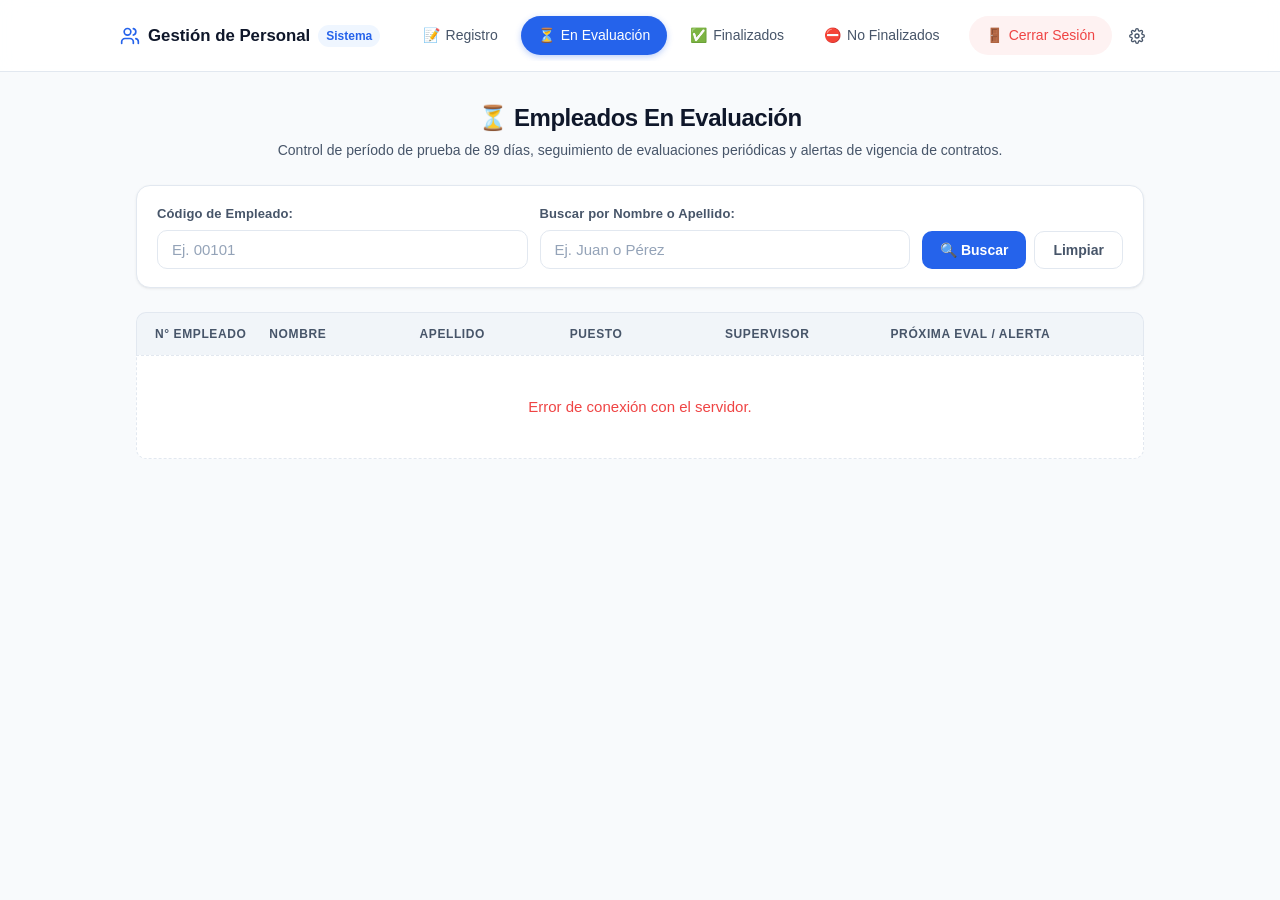
<file: public/html/en evaluacion.html>
<!DOCTYPE html>
<html lang="es">
<head>
    <meta charset="UTF-8">
    <meta name="viewport" content="width=device-width, initial-scale=1.0">
    <link rel="stylesheet" href="/public/css/style.css">
    <title>Empleados En Evaluación - Sistema de Evaluación</title>
</head>
<body>
    <!-- Barra de navegación uniforme -->
    <header class="navbar">
        <div class="navbar-inner">
            <div class="navbar-brand">
                <svg width="20" height="20" viewBox="0 0 24 24" fill="none" stroke="currentColor" stroke-width="2" stroke-linecap="round" stroke-linejoin="round" style="color: var(--primary);">
                    <path d="M16 21v-2a4 4 0 0 0-4-4H6a4 4 0 0 0-4 4v2"></path>
                    <circle cx="9" cy="7" r="4"></circle>
                    <path d="M22 21v-2a4 4 0 0 0-3-3.87"></path>
                    <path d="M16 3.13a4 4 0 0 1 0 7.75"></path>
                </svg>
                <span>Gestión de Personal</span>
                <span class="navbar-brand-badge">Sistema</span>
            </div>
            <!-- Barra de navegación con enlaces pre-renderizados -->
            <nav id="links" class="links">
                <a class="nav-link" href="/public/html/index.html">
                    <span>📝</span> Registro
                </a>
                <a class="nav-link active" href="/public/html/en evaluacion.html">
                    <span>⏳</span> En Evaluación
                </a>
                <a class="nav-link" href="/public/html/Finalizados.html">
                    <span>✅</span> Finalizados
                </a>
                <a class="nav-link" href="/public/html/No Finalizados.html">
                    <span>⛔</span> No Finalizados
                </a>
                <a class="nav-link btn-logout" id="navBtnLogout" href="javascript:void(0)">
                    <span>🚪</span> Cerrar Sesión
                </a>
                <a class="nav-link nav-link-icon" id="navBtnConfig" href="/public/html/access_config.html" title="Configuraciones del Sistema" aria-label="Configuraciones del Sistema">
                    <svg width="20" height="20" viewBox="0 0 24 24" fill="none" stroke="currentColor" stroke-width="2" stroke-linecap="round" stroke-linejoin="round">
                        <circle cx="12" cy="12" r="3"></circle>
                        <path d="M19.4 15a1.65 1.65 0 0 0 .33 1.82l.06.06a2 2 0 0 1 0 2.83 2 2 0 0 1-2.83 0l-.06-.06a1.65 1.65 0 0 0-1.82-.33 1.65 1.65 0 0 0-1 1.51V21a2 2 0 0 1-2 2 2 2 0 0 1-2-2v-.09A1.65 1.65 0 0 0 9 19.4a1.65 1.65 0 0 0-1.82.33l-.06.06a2 2 0 0 1-2.83 0 2 2 0 0 1 0-2.83l.06-.06a1.65 1.65 0 0 0 .33-1.82 1.65 1.65 0 0 0-1.51-1H3a2 2 0 0 1-2-2 2 2 0 0 1 2-2h.09A1.65 1.65 0 0 0 4.6 9a1.65 1.65 0 0 0-.33-1.82l-.06-.06a2 2 0 0 1 0-2.83 2 2 0 0 1 2.83 0l.06.06a1.65 1.65 0 0 0 1.82.33H9a1.65 1.65 0 0 0 1-1.51V3a2 2 0 0 1 2-2 2 2 0 0 1 2 2v.09a1.65 1.65 0 0 0 1 1.51 1.65 1.65 0 0 0 1.82-.33l.06-.06a2 2 0 0 1 2.83 0 2 2 0 0 1 0 2.83l-.06.06a1.65 1.65 0 0 0-.33 1.82V9a1.65 1.65 0 0 0 1.51 1H21a2 2 0 0 1 2 2 2 2 0 0 1-2 2h-.09a1.65 1.65 0 0 0-1.51 1z"></path>
                    </svg>
                </a>
            </nav>
        </div>
    </header>

    <main class="page-container">
        <div class="page-header">
            <div>
                <h1 class="page-title">⏳ Empleados En Evaluación</h1>
                <p class="page-subtitle">
                    Control de período de prueba de 89 días, seguimiento de evaluaciones periódicas y alertas de vigencia de contratos.
                </p>
            </div>
        </div>

        <!-- Filtros de Búsqueda -->
        <div class="search-card">
            <form onsubmit="return false;" class="search-form-grid">
                <div class="form-group">
                    <label for="codigooficina">Código de Empleado:</label>
                    <input type="text" id="codigooficina" name="codigooficina" maxlength="20" placeholder="Ej. 00101">
                </div>

                <div class="form-group">
                    <label for="nombreoficina">Buscar por Nombre o Apellido:</label>
                    <input type="text" id="nombreoficina" name="nombreoficina" placeholder="Ej. Juan o Pérez">
                </div>

                <div class="btn-actions">
                    <button type="button" id="buscador" class="buscador">🔍 Buscar</button>
                    <button type="button" id="limpiar" class="limpiar">Limpiar</button>
                </div>
            </form>
        </div>

        <!-- Lista de Empleados con Cabecera y Detalle Expandible -->
        <div class="lista-empleados">
            <div class="lista-header lista-header-evaluacion">
                <span class="col-codigo">N° Empleado</span>
                <span class="col-nombre">Nombre</span>
                <span class="col-apellido">Apellido</span>
                <span class="col-puesto">Puesto</span>
                <span class="col-supervisor">Supervisor</span>
                <span class="col-badge">Próxima Eval / Alerta</span>
                <span class="flecha"></span>
            </div>
            <div id="listaOficina">
                <!-- Se rellena dinámicamente con JavaScript -->
            </div>
        </div>

        <!-- Contenedor de Paginación -->
        <div id="paginacion"></div>
    </main>

    <!-- Scripts centralizados -->
    <script src="/public/js/script.js"></script>
    <script>
    document.addEventListener('DOMContentLoaded', function() {
        inicializarVistaLista({
            endpoint: '/backend/en_evaluacion.php',
            tipoVista: 'en_evaluacion',
            contenedorListaId: 'listaOficina',
            paginacionId: 'paginacion',
            inputNombreId: 'nombreoficina',
            inputCodigoId: 'codigooficina',
            btnBuscarId: 'buscador',
            btnLimpiarId: 'limpiar'
        });
    });
    </script>
</body>
</html>
</file>
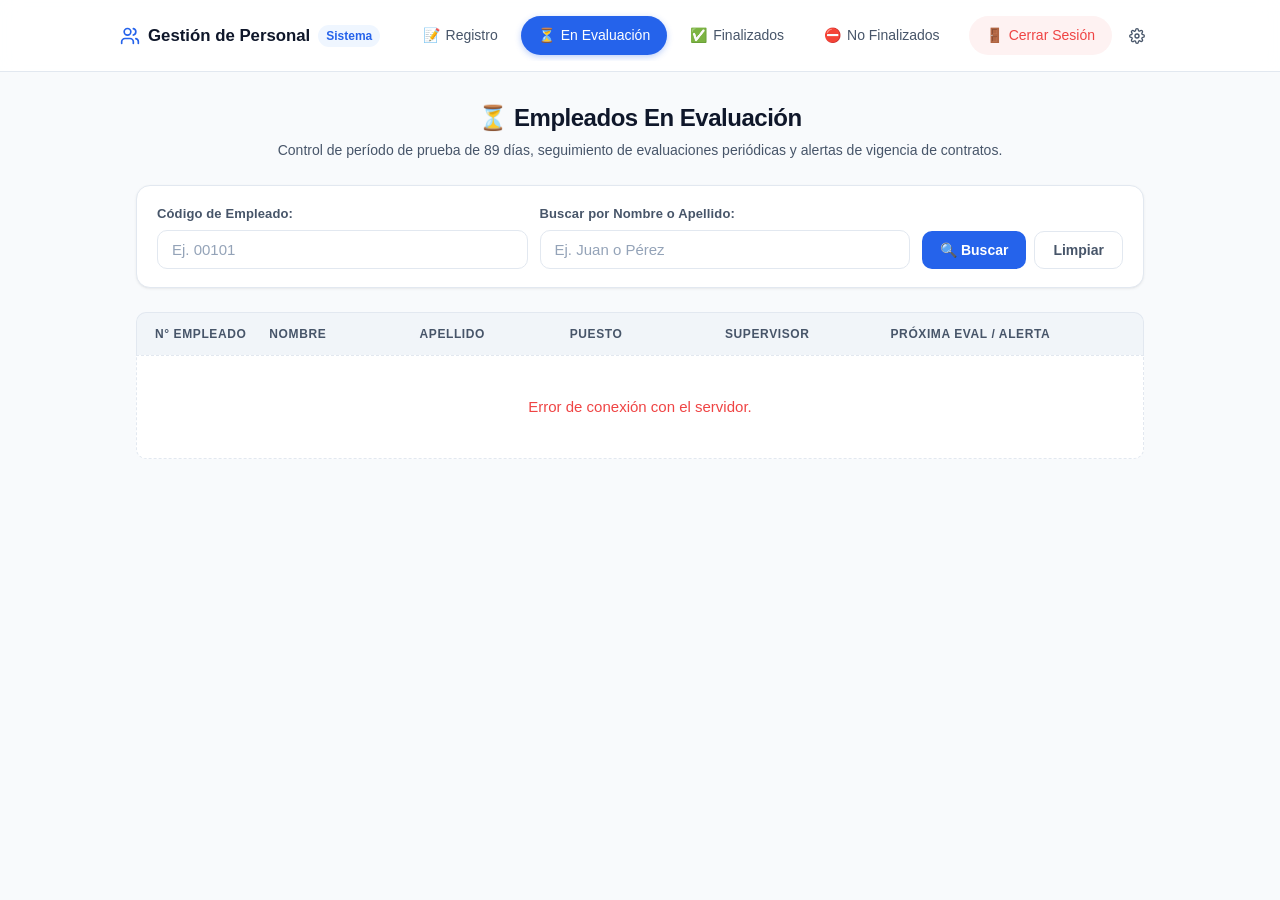
<file: public/html/en_evaluacion.html>
<!DOCTYPE html>
<html lang="es">
<head>
    <meta charset="UTF-8">
    <meta http-equiv="refresh" content="0; url=/public/html/en%20evaluacion.html">
    <script>window.location.href = '/public/html/en%20evaluacion.html';</script>
    <title>Redirigiendo...</title>
</head>
<body>
    <p>Redirigiendo a <a href="/public/html/en%20evaluacion.html">En Evaluación</a>...</p>
</body>
</html>
</file>
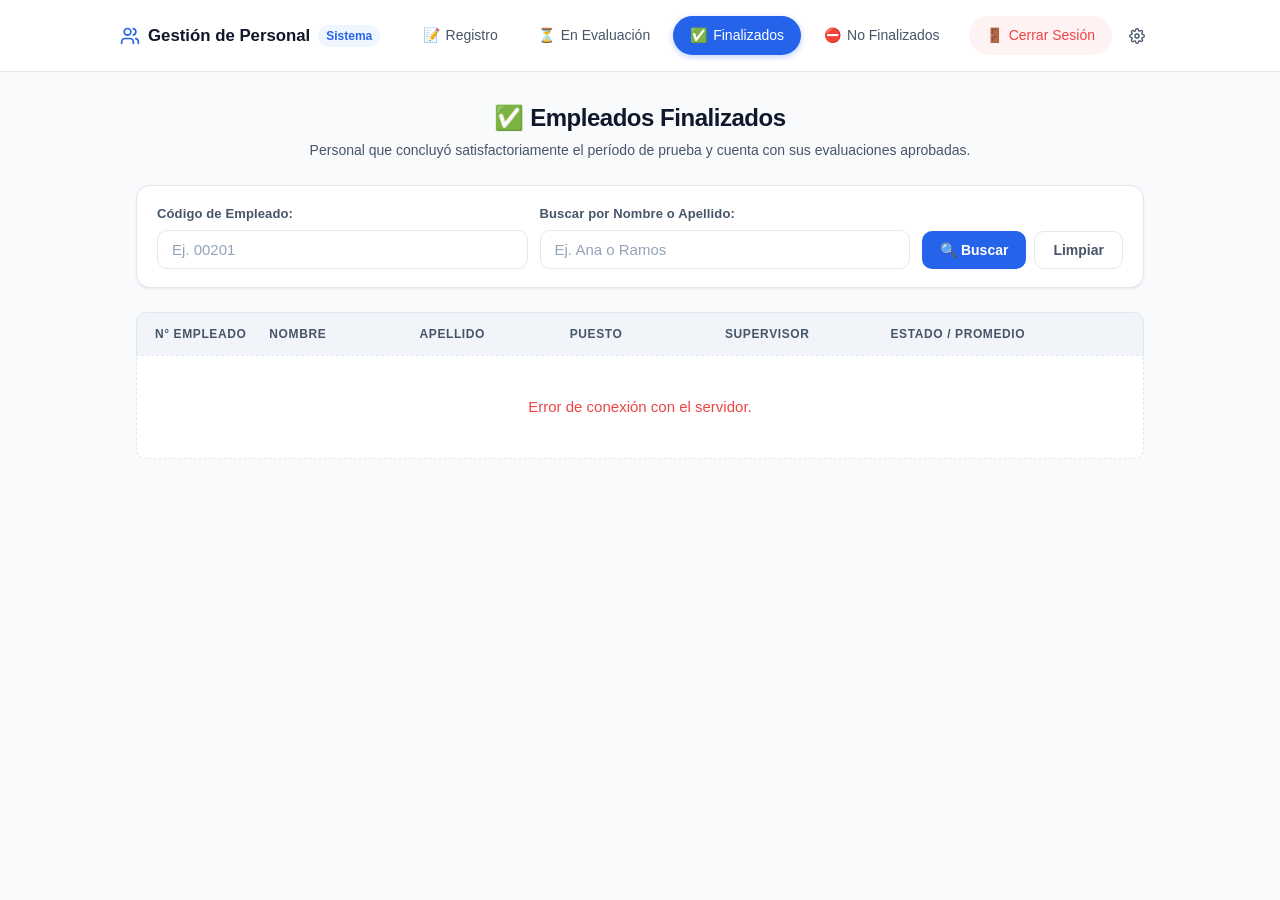
<file: public/html/Finalizados.html>
<!DOCTYPE html>
<html lang="es">

<head>
    <meta charset="UTF-8">
    <meta name="viewport" content="width=device-width, initial-scale=1.0">
    <link rel="stylesheet" href="/public/css/style.css">
    <title>Empleados Finalizados - Sistema de Evaluación</title>
</head>

<body>
    <!-- Barra de navegación uniforme -->
    <header class="navbar">
        <div class="navbar-inner">
            <div class="navbar-brand">
                <svg width="20" height="20" viewBox="0 0 24 24" fill="none" stroke="currentColor" stroke-width="2" stroke-linecap="round" stroke-linejoin="round" style="color: var(--primary);">
                    <path d="M16 21v-2a4 4 0 0 0-4-4H6a4 4 0 0 0-4 4v2"></path>
                    <circle cx="9" cy="7" r="4"></circle>
                    <path d="M22 21v-2a4 4 0 0 0-3-3.87"></path>
                    <path d="M16 3.13a4 4 0 0 1 0 7.75"></path>
                </svg>
                <span>Gestión de Personal</span>
                <span class="navbar-brand-badge">Sistema</span>
            </div>
            <!-- Barra de navegación con enlaces pre-renderizados -->
            <nav id="links" class="links">
                <a class="nav-link" href="/public/html/index.html">
                    <span>📝</span> Registro
                </a>
                <a class="nav-link" href="/public/html/en evaluacion.html">
                    <span>⏳</span> En Evaluación
                </a>
                <a class="nav-link active" href="/public/html/Finalizados.html">
                    <span>✅</span> Finalizados
                </a>
                <a class="nav-link" href="/public/html/No Finalizados.html">
                    <span>⛔</span> No Finalizados
                </a>
                <a class="nav-link btn-logout" id="navBtnLogout" href="javascript:void(0)">
                    <span>🚪</span> Cerrar Sesión
                </a>
                <a class="nav-link nav-link-icon" id="navBtnConfig" href="/public/html/access_config.html" title="Configuraciones del Sistema" aria-label="Configuraciones del Sistema">
                    <svg width="20" height="20" viewBox="0 0 24 24" fill="none" stroke="currentColor" stroke-width="2" stroke-linecap="round" stroke-linejoin="round">
                        <circle cx="12" cy="12" r="3"></circle>
                        <path d="M19.4 15a1.65 1.65 0 0 0 .33 1.82l.06.06a2 2 0 0 1 0 2.83 2 2 0 0 1-2.83 0l-.06-.06a1.65 1.65 0 0 0-1.82-.33 1.65 1.65 0 0 0-1 1.51V21a2 2 0 0 1-2 2 2 2 0 0 1-2-2v-.09A1.65 1.65 0 0 0 9 19.4a1.65 1.65 0 0 0-1.82.33l-.06.06a2 2 0 0 1-2.83 0 2 2 0 0 1 0-2.83l.06-.06a1.65 1.65 0 0 0 .33-1.82 1.65 1.65 0 0 0-1.51-1H3a2 2 0 0 1-2-2 2 2 0 0 1 2-2h.09A1.65 1.65 0 0 0 4.6 9a1.65 1.65 0 0 0-.33-1.82l-.06-.06a2 2 0 0 1 0-2.83 2 2 0 0 1 2.83 0l.06.06a1.65 1.65 0 0 0 1.82.33H9a1.65 1.65 0 0 0 1-1.51V3a2 2 0 0 1 2-2 2 2 0 0 1 2 2v.09a1.65 1.65 0 0 0 1 1.51 1.65 1.65 0 0 0 1.82-.33l.06-.06a2 2 0 0 1 2.83 0 2 2 0 0 1 0 2.83l-.06.06a1.65 1.65 0 0 0-.33 1.82V9a1.65 1.65 0 0 0 1.51 1H21a2 2 0 0 1 2 2 2 2 0 0 1-2 2h-.09a1.65 1.65 0 0 0-1.51 1z"></path>
                    </svg>
                </a>
            </nav>
        </div>
    </header>

    <main class="page-container">
        <div class="page-header">
            <div>
                <h1 class="page-title">✅ Empleados Finalizados</h1>
                <p class="page-subtitle">
                    Personal que concluyó satisfactoriamente el período de prueba y cuenta con sus evaluaciones
                    aprobadas.
                </p>
            </div>
        </div>

        <!-- Filtros de Búsqueda -->
        <div class="search-card">
            <form onsubmit="return false;" class="search-form-grid">
                <div class="form-group">
                    <label for="codigofinalizados">Código de Empleado:</label>
                    <input type="text" id="codigofinalizados" name="codigofinalizados" maxlength="20" placeholder="Ej. 00201">
                </div>

                <div class="form-group">
                    <label for="nombrefinalizados">Buscar por Nombre o Apellido:</label>
                    <input type="text" id="nombrefinalizados" name="nombrefinalizados" placeholder="Ej. Ana o Ramos">
                </div>

                <div class="btn-actions">
                    <button type="button" id="buscador" class="buscador">🔍 Buscar</button>
                    <button type="button" id="limpiar" class="limpiar">Limpiar</button>
                </div>
            </form>
        </div>

        <!-- Lista de Empleados con Cabecera y Detalle Expandible -->
        <div class="lista-empleados">
            <div class="lista-header">
                <span class="col-codigo">N° Empleado</span>
                <span class="col-nombre">Nombre</span>
                <span class="col-apellido">Apellido</span>
                <span class="col-puesto">Puesto</span>
                <span class="col-supervisor">Supervisor</span>
                <span class="col-badge">Estado / Promedio</span>
                <span class="flecha"></span>
            </div>
            <div id="listaFinalizados">
                <!-- Se rellena dinámicamente con JavaScript -->
            </div>
        </div>

        <!-- Contenedor de Paginación -->
        <div id="paginacion"></div>
    </main>

    <!-- Scripts centralizados -->
    <script src="/public/js/script.js"></script>
    <script>
        document.addEventListener('DOMContentLoaded', function () {
            inicializarVistaLista({
                endpoint: '/backend/finalizados.php',
                tipoVista: 'finalizado',
                contenedorListaId: 'listaFinalizados',
                paginacionId: 'paginacion',
                inputNombreId: 'nombrefinalizados',
                inputCodigoId: 'codigofinalizados',
                btnBuscarId: 'buscador',
                btnLimpiarId: 'limpiar'
            });
        });
    </script>
</body>

</html>
</file>
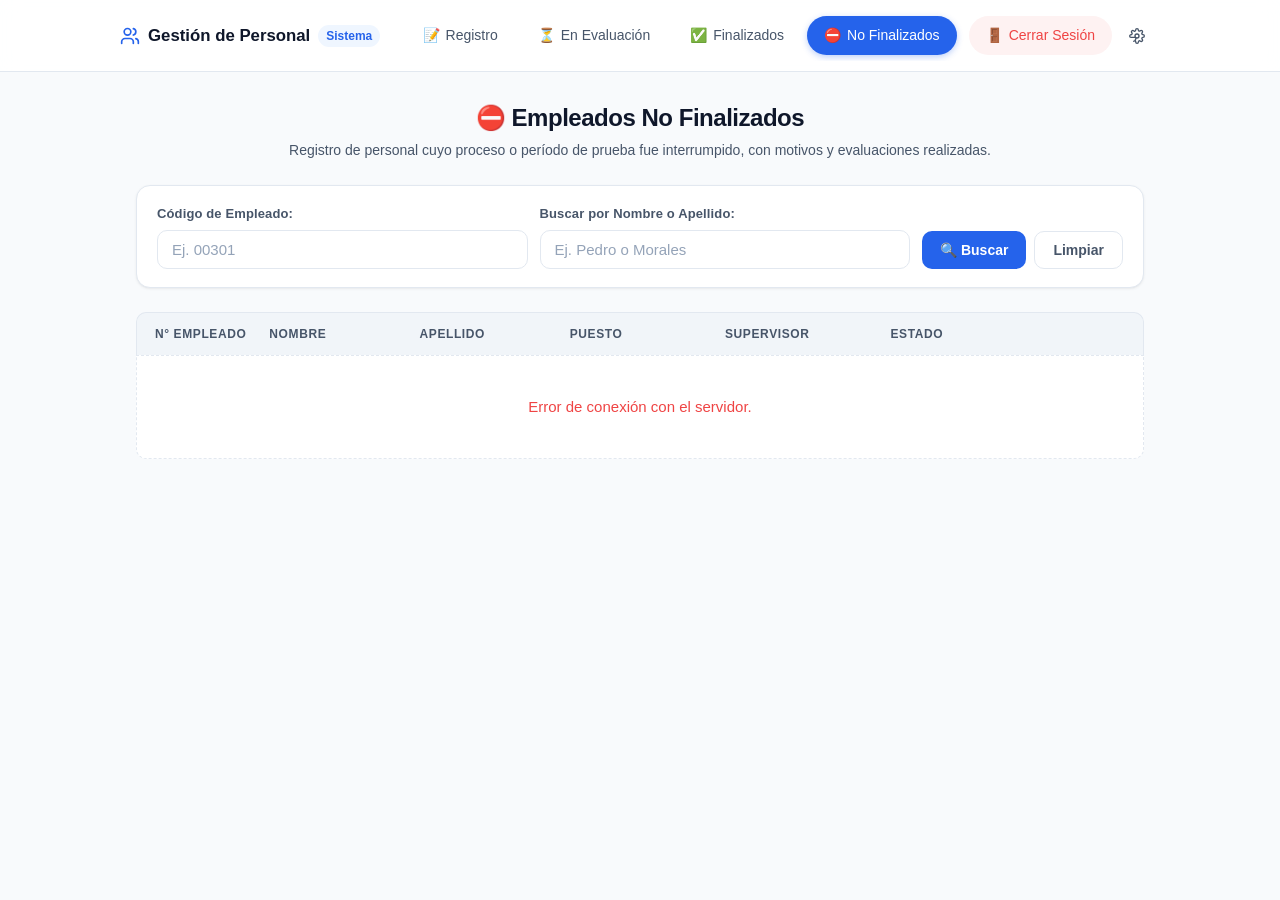
<file: public/html/No Finalizados.html>
<!DOCTYPE html>
<html lang="es">
<head>
    <meta charset="UTF-8">
    <meta name="viewport" content="width=device-width, initial-scale=1.0">
    <link rel="stylesheet" href="/public/css/style.css">
    <title>Empleados No Finalizados - Sistema de Evaluación</title>
</head>
<body>
    <!-- Barra de navegación uniforme -->
    <header class="navbar">
        <div class="navbar-inner">
            <div class="navbar-brand">
                <svg width="20" height="20" viewBox="0 0 24 24" fill="none" stroke="currentColor" stroke-width="2" stroke-linecap="round" stroke-linejoin="round" style="color: var(--primary);">
                    <path d="M16 21v-2a4 4 0 0 0-4-4H6a4 4 0 0 0-4 4v2"></path>
                    <circle cx="9" cy="7" r="4"></circle>
                    <path d="M22 21v-2a4 4 0 0 0-3-3.87"></path>
                    <path d="M16 3.13a4 4 0 0 1 0 7.75"></path>
                </svg>
                <span>Gestión de Personal</span>
                <span class="navbar-brand-badge">Sistema</span>
            </div>
            <!-- Barra de navegación con enlaces pre-renderizados -->
            <nav id="links" class="links">
                <a class="nav-link" href="/public/html/index.html">
                    <span>📝</span> Registro
                </a>
                <a class="nav-link" href="/public/html/en evaluacion.html">
                    <span>⏳</span> En Evaluación
                </a>
                <a class="nav-link" href="/public/html/Finalizados.html">
                    <span>✅</span> Finalizados
                </a>
                <a class="nav-link active" href="/public/html/No Finalizados.html">
                    <span>⛔</span> No Finalizados
                </a>
                <a class="nav-link btn-logout" id="navBtnLogout" href="javascript:void(0)">
                    <span>🚪</span> Cerrar Sesión
                </a>
                <a class="nav-link nav-link-icon" id="navBtnConfig" href="/public/html/access_config.html" title="Configuraciones del Sistema" aria-label="Configuraciones del Sistema">
                    <svg width="20" height="20" viewBox="0 0 24 24" fill="none" stroke="currentColor" stroke-width="2" stroke-linecap="round" stroke-linejoin="round">
                        <circle cx="12" cy="12" r="3"></circle>
                        <path d="M19.4 15a1.65 1.65 0 0 0 .33 1.82l.06.06a2 2 0 0 1 0 2.83 2 2 0 0 1-2.83 0l-.06-.06a1.65 1.65 0 0 0-1.82-.33 1.65 1.65 0 0 0-1 1.51V21a2 2 0 0 1-2 2 2 2 0 0 1-2-2v-.09A1.65 1.65 0 0 0 9 19.4a1.65 1.65 0 0 0-1.82.33l-.06.06a2 2 0 0 1 2.83 0 2 2 0 0 1 0-2.83l.06-.06a1.65 1.65 0 0 0 .33-1.82 1.65 1.65 0 0 0-1.51-1H3a2 2 0 0 1-2-2 2 2 0 0 1 2-2h.09A1.65 1.65 0 0 0 4.6 9a1.65 1.65 0 0 0-.33-1.82l-.06-.06a2 2 0 0 1 0-2.83 2 2 0 0 1 2.83 0l.06.06a1.65 1.65 0 0 0 1.82.33H9a1.65 1.65 0 0 0 1-1.51V3a2 2 0 0 1 2-2 2 2 0 0 1 2 2v.09a1.65 1.65 0 0 0 1 1.51 1.65 1.65 0 0 0 1.82-.33l.06-.06a2 2 0 0 1 2.83 0 2 2 0 0 1 0 2.83l-.06.06a1.65 1.65 0 0 0-.33 1.82V9a1.65 1.65 0 0 0 1.51 1H21a2 2 0 0 1 2 2 2 2 0 0 1-2 2h-.09a1.65 1.65 0 0 0-1.51 1z"></path>
                    </svg>
                </a>
            </nav>
        </div>
    </header>

    <main class="page-container">
        <div class="page-header">
            <div>
                <h1 class="page-title">⛔ Empleados No Finalizados</h1>
                <p class="page-subtitle">
                    Registro de personal cuyo proceso o período de prueba fue interrumpido, con motivos y evaluaciones realizadas.
                </p>
            </div>
        </div>

        <!-- Filtros de Búsqueda -->
        <div class="search-card">
            <form onsubmit="return false;" class="search-form-grid">
                <div class="form-group">
                    <label for="codigonofinalizados">Código de Empleado:</label>
                    <input type="text" id="codigonofinalizados" name="codigonofinalizados" maxlength="20" placeholder="Ej. 00301">
                </div>

                <div class="form-group">
                    <label for="nombrenofinalizados">Buscar por Nombre o Apellido:</label>
                    <input type="text" id="nombrenofinalizados" name="nombrenofinalizados" placeholder="Ej. Pedro o Morales">
                </div>

                <div class="btn-actions">
                    <button type="button" id="buscador" class="buscador">🔍 Buscar</button>
                    <button type="button" id="limpiar" class="limpiar">Limpiar</button>
                </div>
            </form>
        </div>

        <!-- Lista de Empleados con Cabecera y Detalle Expandible -->
        <div class="lista-empleados">
            <div class="lista-header">
                <span class="col-codigo">N° Empleado</span>
                <span class="col-nombre">Nombre</span>
                <span class="col-apellido">Apellido</span>
                <span class="col-puesto">Puesto</span>
                <span class="col-supervisor">Supervisor</span>
                <span class="col-badge">Estado</span>
                <span class="flecha"></span>
            </div>
            <div id="listaNoFinalizados">
                <!-- Se rellena dinámicamente con JavaScript -->
            </div>
        </div>

        <!-- Contenedor de Paginación -->
        <div id="paginacion"></div>
    </main>

    <!-- Scripts centralizados -->
    <script src="/public/js/script.js"></script>
    <script>
    document.addEventListener('DOMContentLoaded', function() {
        inicializarVistaLista({
            endpoint: '/backend/no_finalizados.php',
            tipoVista: 'interrumpido',
            contenedorListaId: 'listaNoFinalizados',
            paginacionId: 'paginacion',
            inputNombreId: 'nombrenofinalizados',
            inputCodigoId: 'codigonofinalizados',
            btnBuscarId: 'buscador',
            btnLimpiarId: 'limpiar'
        });
    });
    </script>
</body>
</html>
</file>
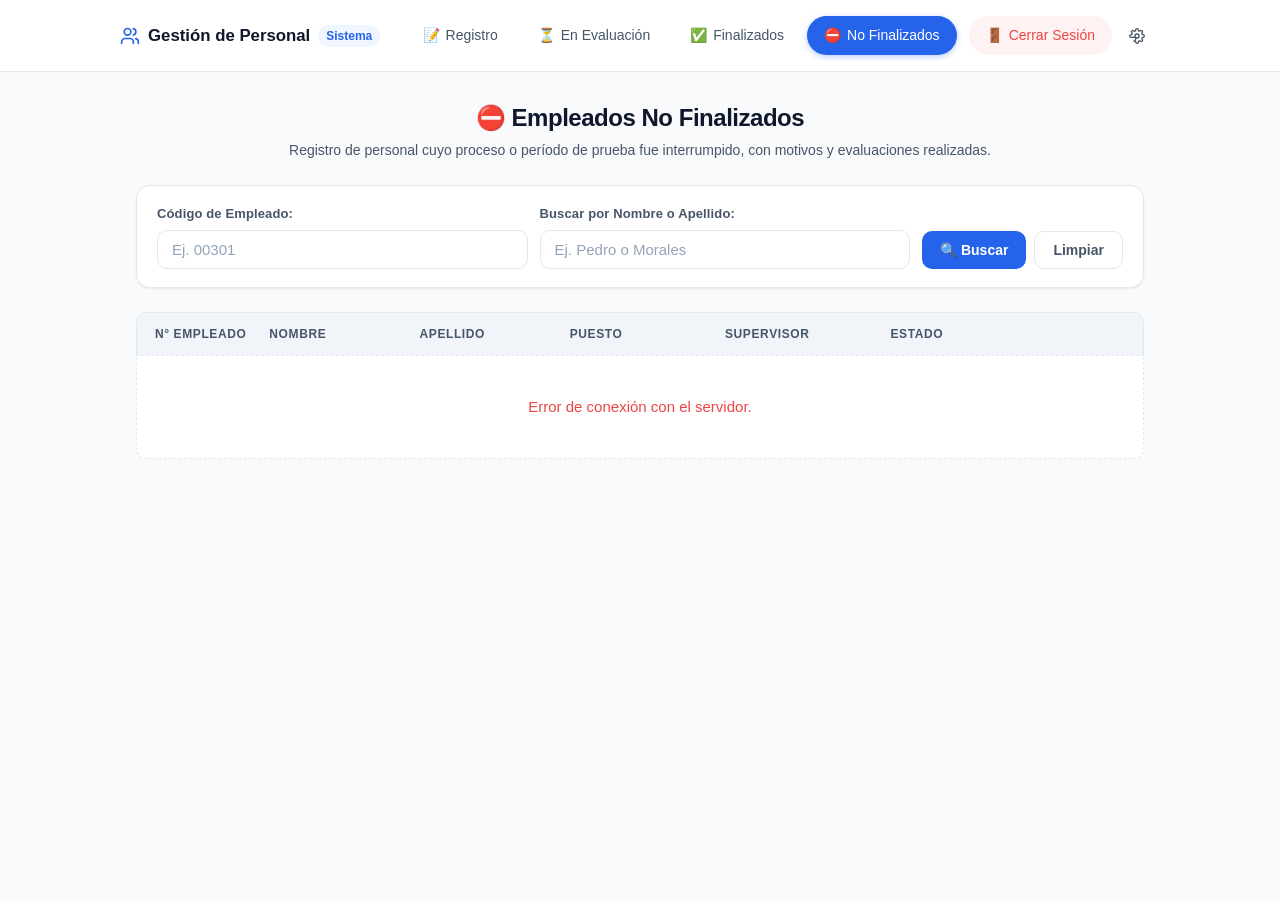
<file: public/html/no_finalizados.html>
<!DOCTYPE html>
<html lang="es">
<head>
    <meta charset="UTF-8">
    <meta http-equiv="refresh" content="0; url=/public/html/No%20Finalizados.html">
    <script>window.location.href = '/public/html/No%20Finalizados.html';</script>
    <title>Redirigiendo...</title>
</head>
<body>
    <p>Redirigiendo a <a href="/public/html/No%20Finalizados.html">No Finalizados</a>...</p>
</body>
</html>
</file>
<file: public/css/style.css>
:root {
    --bg-page: #f8fafc;
    --bg-surface: #ffffff;
    --bg-surface-subtle: #f1f5f9;
    --bg-surface-hover: #f8fafc;
    
    --border-color: #e2e8f0;
    --border-subtle: #edf2f7;
    --border-focus: #3b82f6;

    --text-primary: #0f172a;
    --text-secondary: #475569;
    --text-muted: #94a3b8;
    --text-white: #ffffff;

    --primary: #2563eb;
    --primary-hover: #1d4ed8;
    --primary-light: #eff6ff;

    --success: #10b981;
    --success-bg: #ecfdf5;
    --error: #ef4444;
    --error-bg: #fef2f2;

    --shadow-xs: 0 1px 2px 0 rgba(0, 0, 0, 0.05);
    --shadow-sm: 0 1px 3px 0 rgba(0, 0, 0, 0.06), 0 1px 2px -1px rgba(0, 0, 0, 0.06);
    --shadow-md: 0 4px 6px -1px rgba(0, 0, 0, 0.07), 0 2px 4px -2px rgba(0, 0, 0, 0.05);
    --shadow-lg: 0 10px 15px -3px rgba(0, 0, 0, 0.08), 0 4px 6px -4px rgba(0, 0, 0, 0.04);

    --radius-sm: 6px;
    --radius-md: 10px;
    --radius-lg: 14px;
    --radius-full: 9999px;

    --font-family: -apple-system, BlinkMacSystemFont, "Segoe UI", Roboto, "Helvetica Neue", Arial, sans-serif;
}

*, *::before, *::after {
    box-sizing: border-box;
    margin: 0;
    padding: 0;
}

html {
    font-size: 16px;
    -webkit-text-size-adjust: 100%;
}

body {
    background-color: var(--bg-page);
    color: var(--text-primary);
    font-family: var(--font-family);
    line-height: 1.5;
    -webkit-font-smoothing: antialiased;
    -moz-osx-font-smoothing: grayscale;
    min-height: 100vh;
}

a {
    color: inherit;
    text-decoration: none;
}

.navbar {
    position: sticky;
    top: 0;
    z-index: 100;
    background-color: rgba(255, 255, 255, 0.88);
    backdrop-filter: blur(10px);
    -webkit-backdrop-filter: blur(10px);
    border-bottom: 1px solid var(--border-color);
    padding: 10px 20px;
}

.navbar-inner {
    max-width: 1040px;
    margin: 0 auto;
    display: flex;
    align-items: center;
    justify-content: space-between;
    gap: 16px;
}

.navbar-brand {
    font-weight: 700;
    font-size: 1.05rem;
    color: var(--text-primary);
    display: flex;
    align-items: center;
    gap: 8px;
    white-space: nowrap;
}

.navbar-brand-badge {
    background-color: var(--primary-light);
    color: var(--primary);
    padding: 2px 8px;
    border-radius: var(--radius-full);
    font-size: 0.75rem;
    font-weight: 600;
}

#links, .nav-links {
    display: flex;
    align-items: center;
    gap: 6px;
    overflow-x: auto;
    scrollbar-width: none;
    -ms-overflow-style: none;
    padding: 6px 4px;
}

#links::-webkit-scrollbar,
.nav-links::-webkit-scrollbar {
    display: none;
}

.nav-link,
#buttonlinks {
    display: inline-flex;
    align-items: center;
    justify-content: center;
    padding: 8px 16px;
    border-radius: var(--radius-full);
    font-size: 0.875rem;
    font-weight: 500;
    color: var(--text-secondary);
    background-color: transparent;
    border: 1px solid transparent;
    cursor: pointer;
    white-space: nowrap;
    transition: background-color 0.18s ease, color 0.18s ease, box-shadow 0.18s ease, transform 0.18s cubic-bezier(0.4, 0, 0.2, 1), border-color 0.18s ease;
    text-align: center;
    user-select: none;
}

.nav-link:hover,
#buttonlinks:hover {
    background-color: var(--bg-surface-subtle);
    color: var(--text-primary);
    transform: translateY(-1px);
}

.nav-link:active,
#buttonlinks:active {
    transform: translateY(0) scale(0.98);
}

.nav-link.active,
#buttonlinks.active {
    background-color: var(--primary);
    color: var(--text-white);
    box-shadow: 0 2px 6px rgba(37, 99, 235, 0.3);
}

.nav-link.active:hover,
#buttonlinks.active:hover {
    background-color: var(--primary-hover);
    color: var(--text-white);
    transform: translateY(-1px);
    box-shadow: 0 4px 10px rgba(37, 99, 235, 0.35);
}

.nav-link.nav-link-icon {
    padding: 8px 10px;
    width: 38px;
    height: 38px;
    min-width: 38px;
    border-radius: var(--radius-full);
    display: inline-flex;
    align-items: center;
    justify-content: center;
}

.nav-link.nav-link-icon svg {
    display: block;
    transition: transform 0.35s cubic-bezier(0.4, 0, 0.2, 1);
}

.nav-link.nav-link-icon:hover svg {
    transform: rotate(45deg);
}

.page-container {
    max-width: 1040px;
    margin: 0 auto;
    padding: 28px 16px 48px 16px;
}

.page-header {
    text-align: center;
    margin-bottom: 24px;
}

.page-title {
    font-size: 1.5rem;
    font-weight: 700;
    color: var(--text-primary);
    letter-spacing: -0.02em;
}

.page-subtitle {
    font-size: 0.875rem;
    color: var(--text-secondary);
    margin-top: 4px;
}

.card {
    background-color: var(--bg-surface);
    border: 1px solid var(--border-color);
    border-radius: var(--radius-lg);
    box-shadow: var(--shadow-sm);
    padding: 24px;
    transition: box-shadow 0.2s ease;
}

.card:hover {
    box-shadow: var(--shadow-md);
}

.form-card {
    max-width: 680px;
    margin: 0 auto;
    background-color: var(--bg-surface);
    border: 1px solid var(--border-color);
    border-radius: var(--radius-lg);
    box-shadow: var(--shadow-md);
    padding: 32px 28px;
}

.form-grid {
    display: grid;
    grid-template-columns: repeat(2, 1fr);
    gap: 16px;
}

.col-span-2 {
    grid-column: span 2;
}

.form-group {
    display: flex;
    flex-direction: column;
    gap: 6px;
    text-align: left;
}

.form-label {
    font-size: 0.8125rem;
    font-weight: 600;
    color: var(--text-secondary);
    letter-spacing: 0.01em;
}

input[type="text"],
input[type="number"],
input[type="date"],
input[type="password"] {
    width: 100%;
    padding: 10px 14px;
    font-size: 0.9375rem;
    font-family: inherit;
    color: var(--text-primary);
    background-color: var(--bg-surface);
    border: 1px solid var(--border-color);
    border-radius: var(--radius-md);
    outline: none;
    transition: border-color 0.15s ease, box-shadow 0.15s ease;
    text-align: left;
}

input[type="text"]::placeholder,
input[type="number"]::placeholder,
input[type="date"]::placeholder,
input[type="password"]::placeholder {
    color: var(--text-muted);
}

input[type="text"]:focus,
input[type="number"]:focus,
input[type="date"]:focus,
input[type="password"]:focus {
    border-color: var(--border-focus);
    box-shadow: 0 0 0 3px rgba(59, 130, 246, 0.15);
}

.btn-container {
    display: flex;
    align-items: center;
    justify-content: flex-end;
    gap: 10px;
    margin-top: 24px;
}

.btn-style,
.btn-primary {
    display: inline-flex;
    align-items: center;
    justify-content: center;
    padding: 10px 20px;
    font-size: 0.875rem;
    font-weight: 600;
    border-radius: var(--radius-md);
    cursor: pointer;
    background-color: var(--primary);
    color: var(--text-white);
    border: 1px solid transparent;
    transition: all 0.18s ease;
    box-shadow: var(--shadow-xs);
    white-space: nowrap;
}

.btn-style:hover,
.btn-primary:hover {
    background-color: var(--primary-hover);
    box-shadow: var(--shadow-sm);
    transform: translateY(-1px);
}

.btn-style:active,
.btn-primary:active {
    transform: translateY(0);
}

.btn-secondary {
    display: inline-flex;
    align-items: center;
    justify-content: center;
    padding: 10px 20px;
    font-size: 0.875rem;
    font-weight: 600;
    border-radius: var(--radius-md);
    cursor: pointer;
    background-color: var(--bg-surface);
    color: var(--text-secondary);
    border: 1px solid var(--border-color);
    transition: all 0.18s ease;
    white-space: nowrap;
}

.btn-secondary:hover {
    background-color: var(--bg-surface-subtle);
    color: var(--text-primary);
    border-color: #cbd5e1;
}

.buscador {
    display: inline-flex;
    align-items: center;
    justify-content: center;
    padding: 10px 18px;
    font-size: 0.875rem;
    font-weight: 600;
    background-color: var(--primary);
    color: var(--text-white);
    border: none;
    border-radius: var(--radius-md);
    cursor: pointer;
    transition: background-color 0.18s ease;
}

.buscador:hover {
    background-color: var(--primary-hover);
}

.limpiar {
    display: inline-flex;
    align-items: center;
    justify-content: center;
    padding: 10px 18px;
    font-size: 0.875rem;
    font-weight: 600;
    background-color: var(--bg-surface);
    color: var(--text-secondary);
    border: 1px solid var(--border-color);
    border-radius: var(--radius-md);
    cursor: pointer;
    transition: all 0.18s ease;
}

.limpiar:hover {
    background-color: var(--bg-surface-subtle);
    color: var(--text-primary);
}

.search-card {
    max-width: 1040px;
    margin: 0 auto 24px auto;
    background-color: var(--bg-surface);
    border: 1px solid var(--border-color);
    border-radius: var(--radius-lg);
    box-shadow: var(--shadow-sm);
    padding: 18px 20px;
}

.search-form-grid {
    display: flex;
    flex-wrap: wrap;
    align-items: flex-end;
    gap: 12px;
}

.search-form-grid .form-group {
    flex: 1 1 200px;
}

.search-form-grid .btn-actions {
    display: flex;
    gap: 8px;
}

.lista-empleados {
    max-width: 1040px;
    margin: 0 auto;
}

.lista-header {
    display: grid;
    grid-template-columns: 2fr 2fr 1.2fr 1fr 28px;
    gap: 12px;
    padding: 12px 18px;
    font-size: 0.75rem;
    font-weight: 700;
    text-transform: uppercase;
    letter-spacing: 0.05em;
    color: var(--text-secondary);
    background-color: var(--bg-surface-subtle);
    border: 1px solid var(--border-color);
    border-bottom: none;
    border-radius: var(--radius-md) var(--radius-md) 0 0;
}

.lista-empleados .empleado {
    background-color: var(--bg-surface);
    border: 1px solid var(--border-color);
    border-top: none;
    transition: background-color 0.15s ease;
}

.lista-empleados .empleado:nth-child(2) {
    border-top: 1px solid var(--border-color);
}

.lista-empleados .empleado:last-child {
    border-radius: 0 0 var(--radius-md) var(--radius-md);
}

.empleado {
    background-color: var(--bg-surface);
    border: 1px solid var(--border-color);
    border-radius: var(--radius-md);
    margin-bottom: 8px;
    overflow: hidden;
    box-shadow: var(--shadow-xs);
    transition: all 0.2s ease;
}

.empleado:hover {
    border-color: #cbd5e1;
}

.empleado-resumen {
    display: grid;
    grid-template-columns: 2fr 2fr 1.2fr 1fr 28px;
    gap: 12px;
    align-items: center;
    padding: 14px 18px;
    cursor: pointer;
    font-size: 0.9375rem;
    color: var(--text-primary);
    transition: background-color 0.15s ease;
}

.empleado-resumen:hover {
    background-color: var(--bg-surface-subtle);
}

.empleado-resumen span {
    overflow: hidden;
    text-overflow: ellipsis;
    white-space: nowrap;
}

.flecha {
    transition: transform 0.2s cubic-bezier(0.4, 0, 0.2, 1);
    justify-self: end;
    color: var(--text-muted);
    font-size: 0.8rem;
    display: inline-flex;
    align-items: center;
    justify-content: center;
}

.empleado.abierto .flecha {
    transform: rotate(180deg);
    color: var(--primary);
}

.empleado-detalle {
    display: none;
    padding: 16px 20px;
    background-color: #fafbfc;
    border-top: 1px solid var(--border-color);
}

.empleado.abierto .empleado-detalle {
    display: block;
    animation: fadeIn 0.2s ease;
}

.detalle-grid {
    display: grid;
    grid-template-columns: repeat(auto-fit, minmax(220px, 1fr));
    gap: 12px 20px;
}

.detalle-item {
    font-size: 0.875rem;
    color: var(--text-secondary);
}

.detalle-item strong {
    color: var(--text-primary);
    font-weight: 600;
    margin-right: 4px;
}

.mensaje-lista {
    text-align: center;
    color: var(--text-muted);
    padding: 40px 20px;
    background: var(--bg-surface);
    border: 1px dashed var(--border-color);
    border-radius: var(--radius-md);
    margin-top: 12px;
    font-size: 0.9375rem;
}

#modalDatos,
.modal-overlay {
    display: none;
    position: fixed;
    top: 0;
    left: 0;
    width: 100%;
    height: 100%;
    background-color: rgba(15, 23, 42, 0.45);
    backdrop-filter: blur(4px);
    -webkit-backdrop-filter: blur(4px);
    justify-content: center;
    align-items: center;
    z-index: 1000;
    padding: 16px;
}

.modal-content {
    background-color: var(--bg-surface);
    border-radius: var(--radius-lg);
    box-shadow: var(--shadow-lg);
    max-width: 480px;
    width: 100%;
    padding: 24px 28px;
    border: 1px solid var(--border-color);
    animation: modalScale 0.2s cubic-bezier(0.16, 1, 0.3, 1);
}

.modal-header {
    display: flex;
    align-items: center;
    justify-content: space-between;
    margin-bottom: 16px;
    padding-bottom: 12px;
    border-bottom: 1px solid var(--border-color);
}

.modal-header h3 {
    font-size: 1.15rem;
    font-weight: 700;
    color: var(--text-primary);
}

#contenidoDatos {
    background-color: var(--bg-surface-subtle);
    border: 1px solid var(--border-color);
    border-radius: var(--radius-md);
    padding: 14px 18px;
    font-size: 0.875rem;
    line-height: 1.6;
    color: var(--text-secondary);
    white-space: pre-line;
    max-height: 55vh;
    overflow-y: auto;
    margin-bottom: 20px;
}

.modal-actions {
    display: flex;
    justify-content: flex-end;
    gap: 10px;
}

#mensaje-estado {
    max-width: 680px;
    margin: 0 auto 16px auto;
}

#mensaje-estado p {
    padding: 12px 16px;
    border-radius: var(--radius-md);
    font-size: 0.875rem;
    font-weight: 500;
    display: flex;
    align-items: center;
    gap: 8px;
}

.auth-wrapper {
    min-height: 100vh;
    display: flex;
    align-items: center;
    justify-content: center;
    padding: 20px;
    background: radial-gradient(circle at 50% 30%, #ffffff 0%, var(--bg-page) 100%);
}

.auth-card {
    width: 100%;
    max-width: 380px;
    background-color: var(--bg-surface);
    border: 1px solid var(--border-color);
    border-radius: var(--radius-lg);
    box-shadow: var(--shadow-lg);
    padding: 36px 28px;
    text-align: center;
}

.auth-icon {
    width: 48px;
    height: 48px;
    background-color: var(--primary-light);
    color: var(--primary);
    border-radius: var(--radius-full);
    display: inline-flex;
    align-items: center;
    justify-content: center;
    margin: 0 auto 16px auto;
}

.auth-title {
    font-size: 1.25rem;
    font-weight: 700;
    color: var(--text-primary);
    margin-bottom: 6px;
}

.auth-subtitle {
    font-size: 0.875rem;
    color: var(--text-secondary);
    margin-bottom: 24px;
}

#formAcceso {
    width: 100%;
}

@keyframes fadeIn {
    from { opacity: 0; transform: translateY(-4px); }
    to { opacity: 1; transform: translateY(0); }
}


@keyframes modalScale {
    from { opacity: 0; transform: scale(0.96); }
    to { opacity: 1; transform: scale(1); }
}

.tabla-resultados {
    width: 100%;
    max-width: 960px;
    margin: 16px auto;
    border-collapse: separate;
    border-spacing: 0;
    background-color: var(--bg-surface);
    border: 1px solid var(--border-color);
    border-radius: var(--radius-md);
    overflow: hidden;
    box-shadow: var(--shadow-xs);
}

.tabla-resultados th,
.tabla-resultados td {
    padding: 12px 16px;
    text-align: left;
    font-size: 0.875rem;
    border-bottom: 1px solid var(--border-color);
}

.tabla-resultados th {
    background-color: var(--bg-surface-subtle);
    color: var(--text-secondary);
    font-weight: 600;
    font-size: 0.75rem;
    text-transform: uppercase;
    letter-spacing: 0.05em;
}

.tabla-resultados tr:last-child td {
    border-bottom: none;
}

.tabla-resultados tr:hover td {
    background-color: var(--bg-surface-subtle);
}

.empleado-detalle p {
    margin: 6px 0;
    font-size: 0.875rem;
    color: var(--text-secondary);
}

.empleado-detalle p strong {
    color: var(--text-primary);
    font-weight: 600;
}

@media (max-width: 768px) {
    .navbar {
        padding: 8px 12px;
    }

    .navbar-inner {
        flex-direction: column;
        align-items: stretch;
        gap: 10px;
    }

    .navbar-brand {
        justify-content: center;
    }

    #links, .nav-links, .links {
        justify-content: center;
        padding: 6px 4px;
    }

    .nav-link,
    #buttonlinks {
        padding: 7px 12px;
        font-size: 0.8125rem;
    }

    .form-grid {
        grid-template-columns: 1fr;
    }

    .col-span-2 {
        grid-column: span 1;
    }

    .form-card {
        padding: 24px 18px;
    }

    .btn-container {
        flex-direction: column-reverse;
        gap: 8px;
    }

    .btn-container button {
        width: 100%;
    }

    .search-form-grid {
        flex-direction: column;
        align-items: stretch;
    }

    .search-form-grid .btn-actions {
        display: flex;
        width: 100%;
    }

    .search-form-grid .btn-actions button {
        flex: 1;
    }

    .lista-header {
        display: none;
    }

    .empleado {
        border-radius: var(--radius-md) !important;
        border-top: 1px solid var(--border-color) !important;
        margin-bottom: 12px;
    }

    .empleado-resumen {
        grid-template-columns: 1fr auto;
        grid-template-areas: 
            "nombre flecha"
            "codigo flecha"
            "puesto flecha";
        row-gap: 4px;
        padding: 14px 16px;
    }

    .empleado-resumen span:nth-child(1) {
        grid-area: nombre;
        font-weight: 600;
        font-size: 1rem;
        color: var(--text-primary);
    }

    .empleado-resumen span:nth-child(2) {
        display: inline;
        font-weight: 600;
        font-size: 1rem;
        margin-left: 4px;
    }

    .empleado-resumen span:nth-child(3) {
        grid-area: codigo;
        font-size: 0.8125rem;
        color: var(--text-muted);
    }

    .empleado-resumen span:nth-child(3)::before {
        content: "Cód: ";
        font-weight: 500;
    }

    .empleado-resumen span:nth-child(4) {
        grid-area: puesto;
        font-size: 0.8125rem;
        color: var(--primary);
        font-weight: 500;
    }

    .empleado-resumen .flecha {
        grid-area: flecha;
        font-size: 1rem;
    }
}

:root {
    --danger: var(--error);
    --danger-bg: #fee2e2;
    --dark: var(--text-primary);
    --warning: #d97706;
    --warning-bg: #fef3c7;
    --success-strong: #15803d;
}

.form-group > label {
    font-size: 0.8125rem;
    font-weight: 600;
    color: var(--text-secondary);
    letter-spacing: 0.01em;
}

.form-group > label small {
    font-weight: 400;
    color: var(--text-muted);
}

textarea {
    width: 100%;
    padding: 10px 14px;
    font-family: inherit;
    font-size: 0.9375rem;
    color: var(--text-primary);
    background-color: var(--bg-surface);
    border: 1px solid var(--border-color);
    border-radius: var(--radius-md);
    outline: none;
    resize: vertical;
    transition: border-color 0.15s ease, box-shadow 0.15s ease;
}

textarea::placeholder { color: var(--text-muted); }

textarea:focus {
    border-color: var(--border-focus);
    box-shadow: 0 0 0 3px rgba(59, 130, 246, 0.15);
}

.form-card .form-group + .form-group { margin-top: 0; }

.btn {
    font-family: inherit;
    line-height: 1.2;
}

.btn-success,
.btn-danger {
    display: inline-flex;
    align-items: center;
    justify-content: center;
    gap: 6px;
    padding: 10px 20px;
    font-family: inherit;
    font-size: 0.875rem;
    font-weight: 600;
    border-radius: var(--radius-md);
    cursor: pointer;
    color: var(--text-white);
    border: 1px solid transparent;
    transition: all 0.18s ease;
    box-shadow: var(--shadow-xs);
    white-space: nowrap;
}

.btn-success { background-color: var(--success); }
.btn-success:hover { background-color: var(--success-strong); transform: translateY(-1px); }
.btn-danger { background-color: var(--danger); }
.btn-danger:hover { background-color: #dc2626; transform: translateY(-1px); }

.btn-primary:disabled,
.btn-success:disabled,
.btn-danger:disabled {
    opacity: 0.6;
    cursor: not-allowed;
    transform: none;
}

.btn-sm {
    padding: 6px 12px;
    font-size: 0.75rem;
}

.links {
    display: flex;
    align-items: center;
    gap: 6px;
    overflow-x: auto;
    scrollbar-width: none;
    padding: 6px 4px;
}

.nav-link span { margin-right: 6px; }

.nav-link.btn-logout {
    color: var(--error);
    background-color: var(--error-bg);
    border-color: transparent;
    margin-left: 6px;
    transition: background-color 0.18s ease, color 0.18s ease, box-shadow 0.18s ease, transform 0.18s cubic-bezier(0.4, 0, 0.2, 1);
}

.nav-link.btn-logout:hover {
    background-color: var(--error);
    color: var(--text-white);
    transform: translateY(-1px);
    box-shadow: 0 2px 6px rgba(239, 68, 68, 0.25);
}

.nav-link.btn-logout:active {
    transform: translateY(0) scale(0.98);
}

.alert-box {
    display: none;
    padding: 12px 16px;
    border-radius: var(--radius-md);
    margin: 0 auto 16px auto;
    max-width: 680px;
    font-size: 0.875rem;
    font-weight: 500;
    text-align: center;
}

.alert-box.success {
    display: block;
    background-color: var(--success-bg);
    color: var(--success-strong);
    border: 1px solid #bbf7d0;
}

.alert-box.error {
    display: block;
    background-color: var(--error-bg);
    color: #b91c1c;
    border: 1px solid #fecaca;
}

.auth-card .alert-box { margin-bottom: 16px; max-width: none; }

.search-card .btn-actions { display: flex; gap: 8px; }

.badge {
    display: inline-flex;
    align-items: center;
    gap: 5px;
    padding: 3px 10px;
    font-size: 0.7rem;
    font-weight: 600;
    border-radius: var(--radius-full);
    text-transform: uppercase;
    letter-spacing: 0.04em;
    white-space: nowrap;
}

.badge-warning { background-color: var(--warning-bg); color: #b45309; border: 1px solid #fde68a; }
.badge-danger  { background-color: var(--danger-bg);  color: #b91c1c; border: 1px solid #fecaca; }
.badge-success { background-color: var(--success-bg); color: var(--success-strong); border: 1px solid #bbf7d0; }
.badge-info    { background-color: var(--primary-light); color: var(--primary); border: 1px solid #bfdbfe; }

.lista-header,
.empleado-resumen {
    grid-template-columns: 1fr 1.35fr 1.35fr 1.4fr 1.5fr 1.9fr 28px;
}

.lista-empleados .empleado { margin-bottom: 0; border-radius: 0; box-shadow: none; }
.lista-empleados .empleado:nth-child(2) { border-top: none; }
.lista-empleados .empleado:last-child { border-radius: 0 0 var(--radius-md) var(--radius-md); }
.lista-empleados .mensaje-lista { margin-top: 0; border-radius: 0 0 var(--radius-md) var(--radius-md); }

.empleado.alerta-vencimiento { border-left: 4px solid var(--warning); }
.empleado.alerta-vencido { border-left: 4px solid var(--danger); }

.empleado-resumen code {
    font-family: ui-monospace, SFMono-Regular, Menlo, Consolas, monospace;
    font-size: 0.8125rem;
    background-color: var(--bg-surface-subtle);
    padding: 2px 6px;
    border-radius: var(--radius-sm);
}

.evaluaciones-section {
    background-color: var(--bg-surface);
    border-radius: var(--radius-md);
    border: 1px solid var(--border-color);
    padding: 16px;
    margin: 16px 0;
}

.evaluaciones-titulo {
    font-size: 0.9375rem;
    font-weight: 700;
    color: var(--text-primary);
    margin: 0 0 12px 0;
    display: flex;
    align-items: center;
    justify-content: space-between;
    gap: 10px;
    flex-wrap: wrap;
}

.tabla-evaluaciones {
    width: 100%;
    border-collapse: collapse;
    font-size: 0.8125rem;
    text-align: left;
}

.tabla-evaluaciones th {
    background-color: var(--bg-surface-subtle);
    padding: 10px 12px;
    color: var(--text-secondary);
    font-size: 0.75rem;
    font-weight: 600;
    text-transform: uppercase;
    letter-spacing: 0.04em;
    border-bottom: 1px solid var(--border-color);
}

.tabla-evaluaciones td {
    padding: 10px 12px;
    border-bottom: 1px solid var(--border-subtle);
    vertical-align: middle;
}

.tabla-evaluaciones tr:last-child td { border-bottom: none; }

input.eval-input-date,
input.eval-input-calif,
input.eval-input-obs {
    padding: 6px 8px;
    font-size: 0.8125rem;
    border-radius: var(--radius-sm);
}

input.eval-input-calif { width: 80px; text-align: center; }
input.eval-input-date { width: 150px; }
input.eval-input-obs { width: 100%; }

.acciones-estado-bar {
    display: flex;
    flex-wrap: wrap;
    align-items: center;
    justify-content: flex-end;
    gap: 10px;
    padding-top: 12px;
    border-top: 1px dashed var(--border-color);
}

.acciones-label {
    font-size: 0.8125rem;
    font-weight: 600;
    color: var(--text-secondary);
    margin-right: auto;
}

.paginacion-contenedor {
    max-width: 960px;
    margin: 16px auto 0 auto;
    display: flex;
    justify-content: space-between;
    align-items: center;
    flex-wrap: wrap;
    gap: 12px;
    padding: 14px 18px;
    background-color: var(--bg-surface);
    border: 1px solid var(--border-color);
    border-radius: var(--radius-md);
    box-shadow: var(--shadow-xs);
    font-size: 0.875rem;
    color: var(--text-secondary);
}

.paginacion-botones {
    display: flex;
    gap: 6px;
    align-items: center;
    flex-wrap: wrap;
}

.pag-btn {
    padding: 6px 12px;
    border: 1px solid var(--border-color);
    background-color: var(--bg-surface);
    color: var(--text-secondary);
    border-radius: var(--radius-sm);
    cursor: pointer;
    font-family: inherit;
    font-size: 0.8125rem;
    font-weight: 500;
    transition: all 0.15s ease;
}

.pag-btn:hover:not(:disabled) {
    background-color: var(--primary-light);
    color: var(--primary);
    border-color: var(--primary);
}

.pag-btn.activo {
    background-color: var(--primary);
    color: var(--text-white);
    border-color: var(--primary);
}

.pag-btn:disabled { opacity: 0.5; cursor: not-allowed; }

.modal-overlay[style*="flex"] { display: flex; }
.modal-content .modal-header { justify-content: center; }

@media (max-width: 768px) {
    .empleado-resumen {
        grid-template-columns: 1fr 1fr auto;
        grid-template-areas:
            "codigo puesto flecha"
            "nombre apellido flecha"
            "supervisor supervisor flecha"
            "badge badge flecha";
        row-gap: 6px;
    }

    .empleado-resumen > .col-codigo {
        grid-area: codigo;
        color: var(--text-secondary);
    }
    .empleado-resumen > .col-codigo code {
        font-size: 0.8125rem;
    }
    .empleado-resumen > .col-nombre {
        grid-area: nombre;
        font-weight: 600;
        font-size: 1rem;
        color: var(--text-primary);
    }
    .empleado-resumen > .col-apellido {
        grid-area: apellido;
        display: block;
        margin-left: 0;
        font-weight: 600;
        font-size: 1rem;
        color: var(--text-primary);
    }
    .empleado-resumen > .col-puesto {
        grid-area: puesto;
        color: var(--text-secondary);
        font-size: 0.8125rem;
        font-weight: 400;
        text-align: right;
    }
    .empleado-resumen > .col-supervisor {
        grid-area: supervisor;
        font-size: 0.8125rem;
        color: var(--text-secondary);
    }
    .empleado-resumen > .col-supervisor::before {
        content: "Supervisor: ";
        font-weight: 500;
        color: var(--text-muted);
    }
    .empleado-resumen > .col-badge {
        grid-area: badge;
    }
    .empleado-resumen > .flecha {
        grid-area: flecha;
    }

    .lista-empleados .empleado { border-radius: 0 !important; margin-bottom: 0; }
    .lista-empleados .empleado:last-child { border-radius: 0 0 var(--radius-md) var(--radius-md) !important; }

    .nav-link.btn-logout { margin-left: 0; }

    .tabla-evaluaciones { display: block; overflow-x: auto; }

    .acciones-label { width: 100%; }
    .paginacion-contenedor { justify-content: center; text-align: center; }
}
</file>
